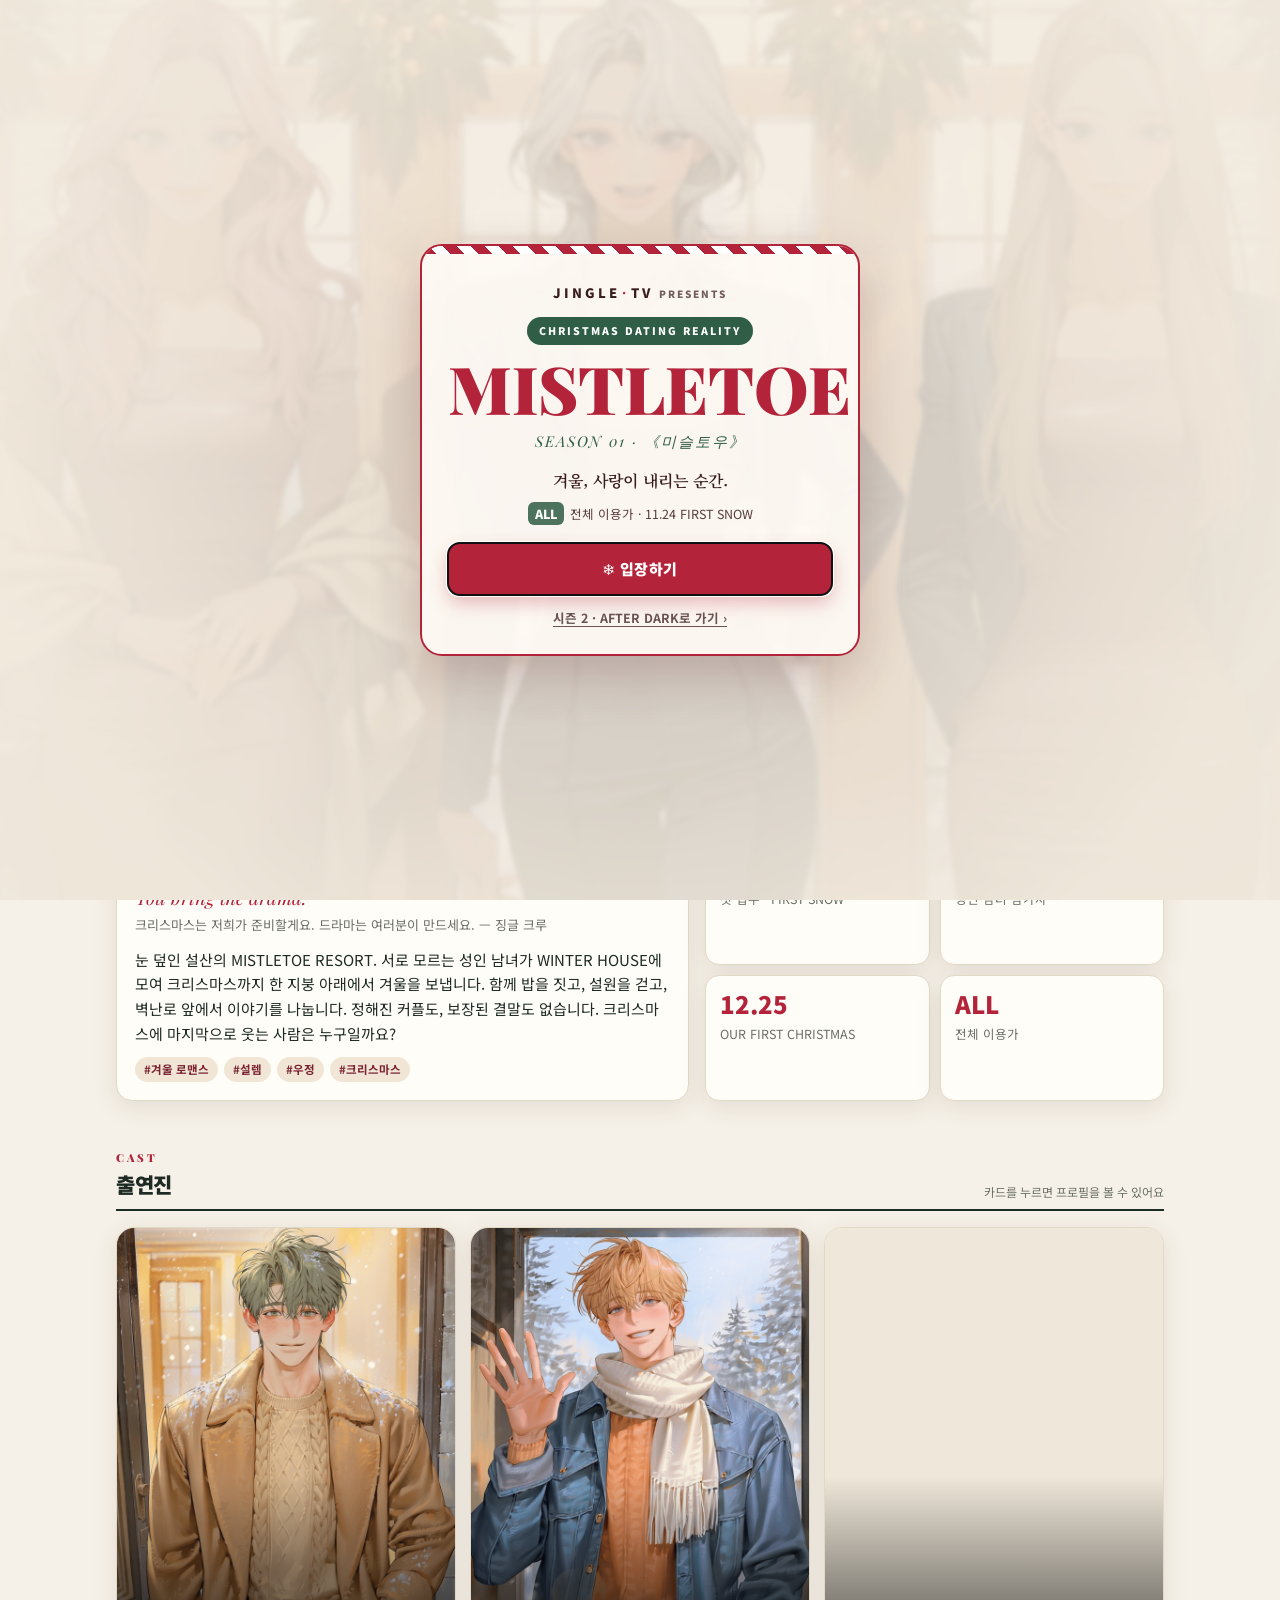
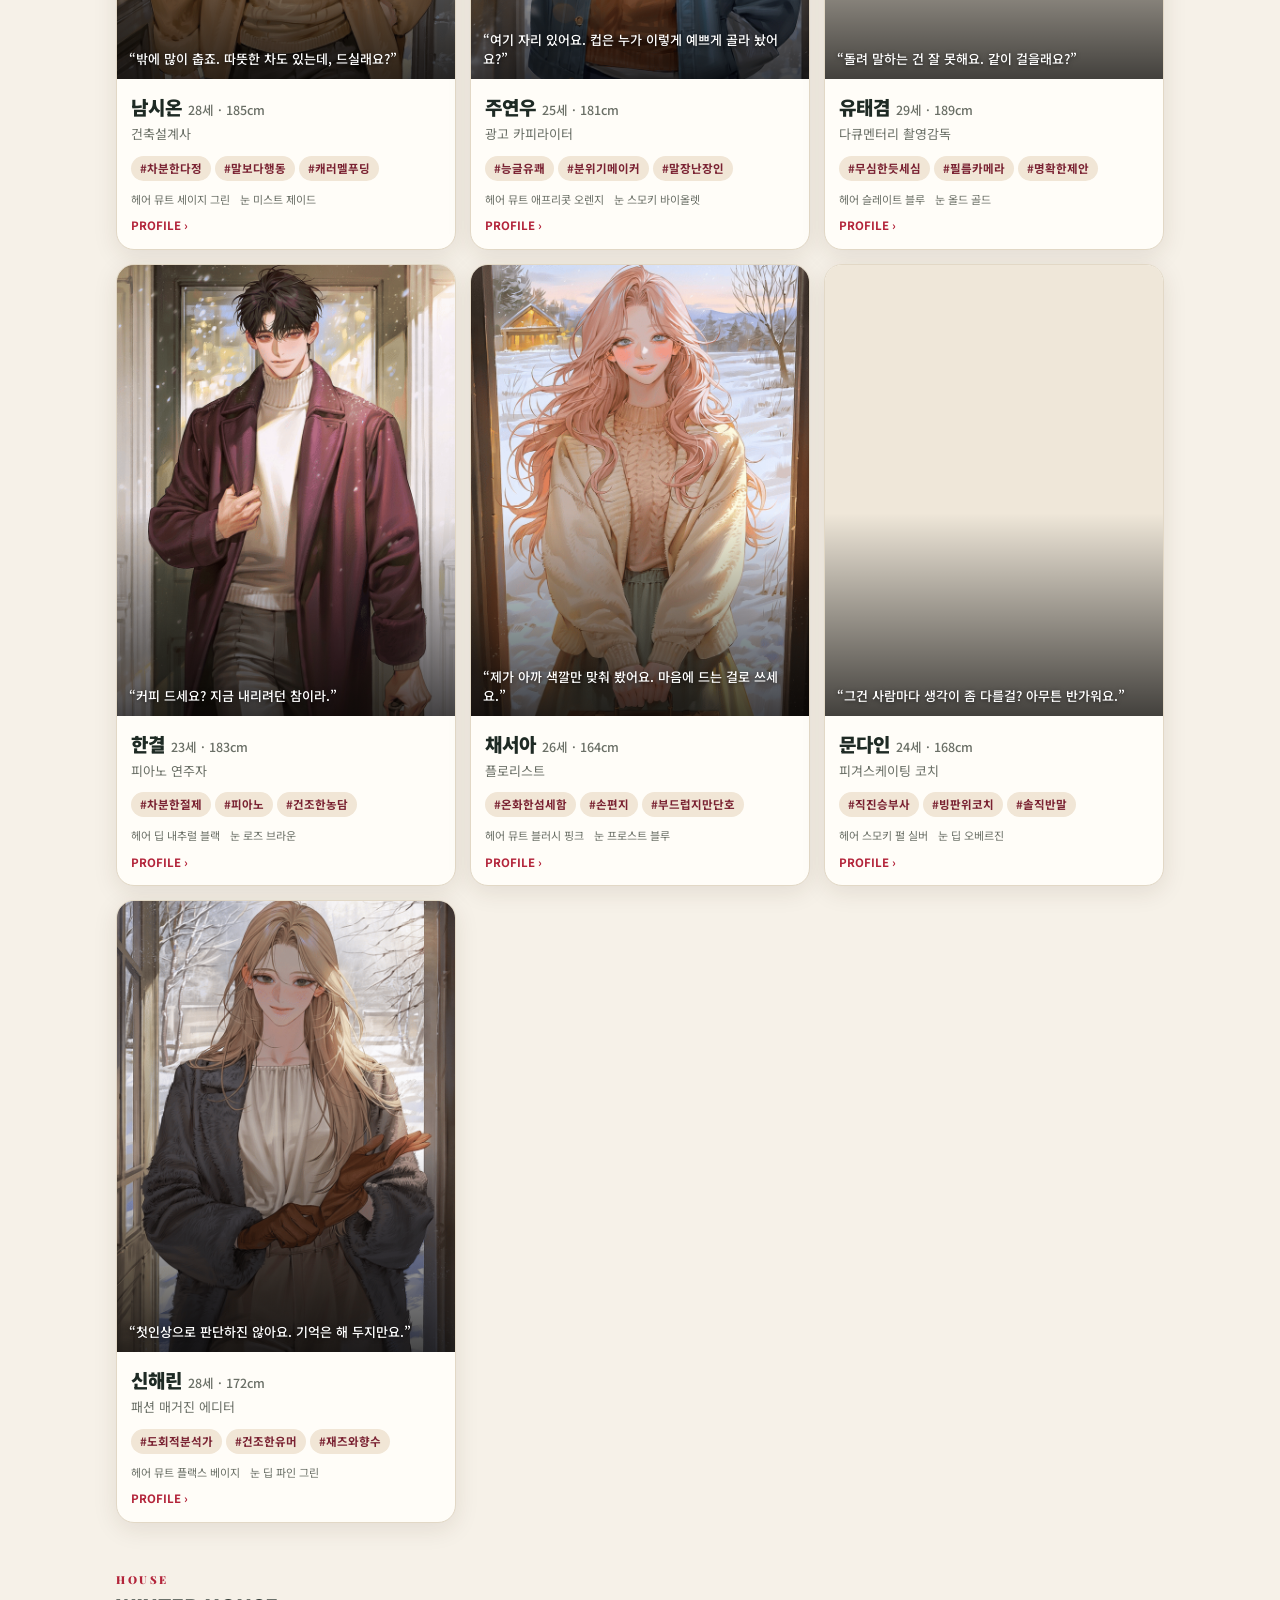
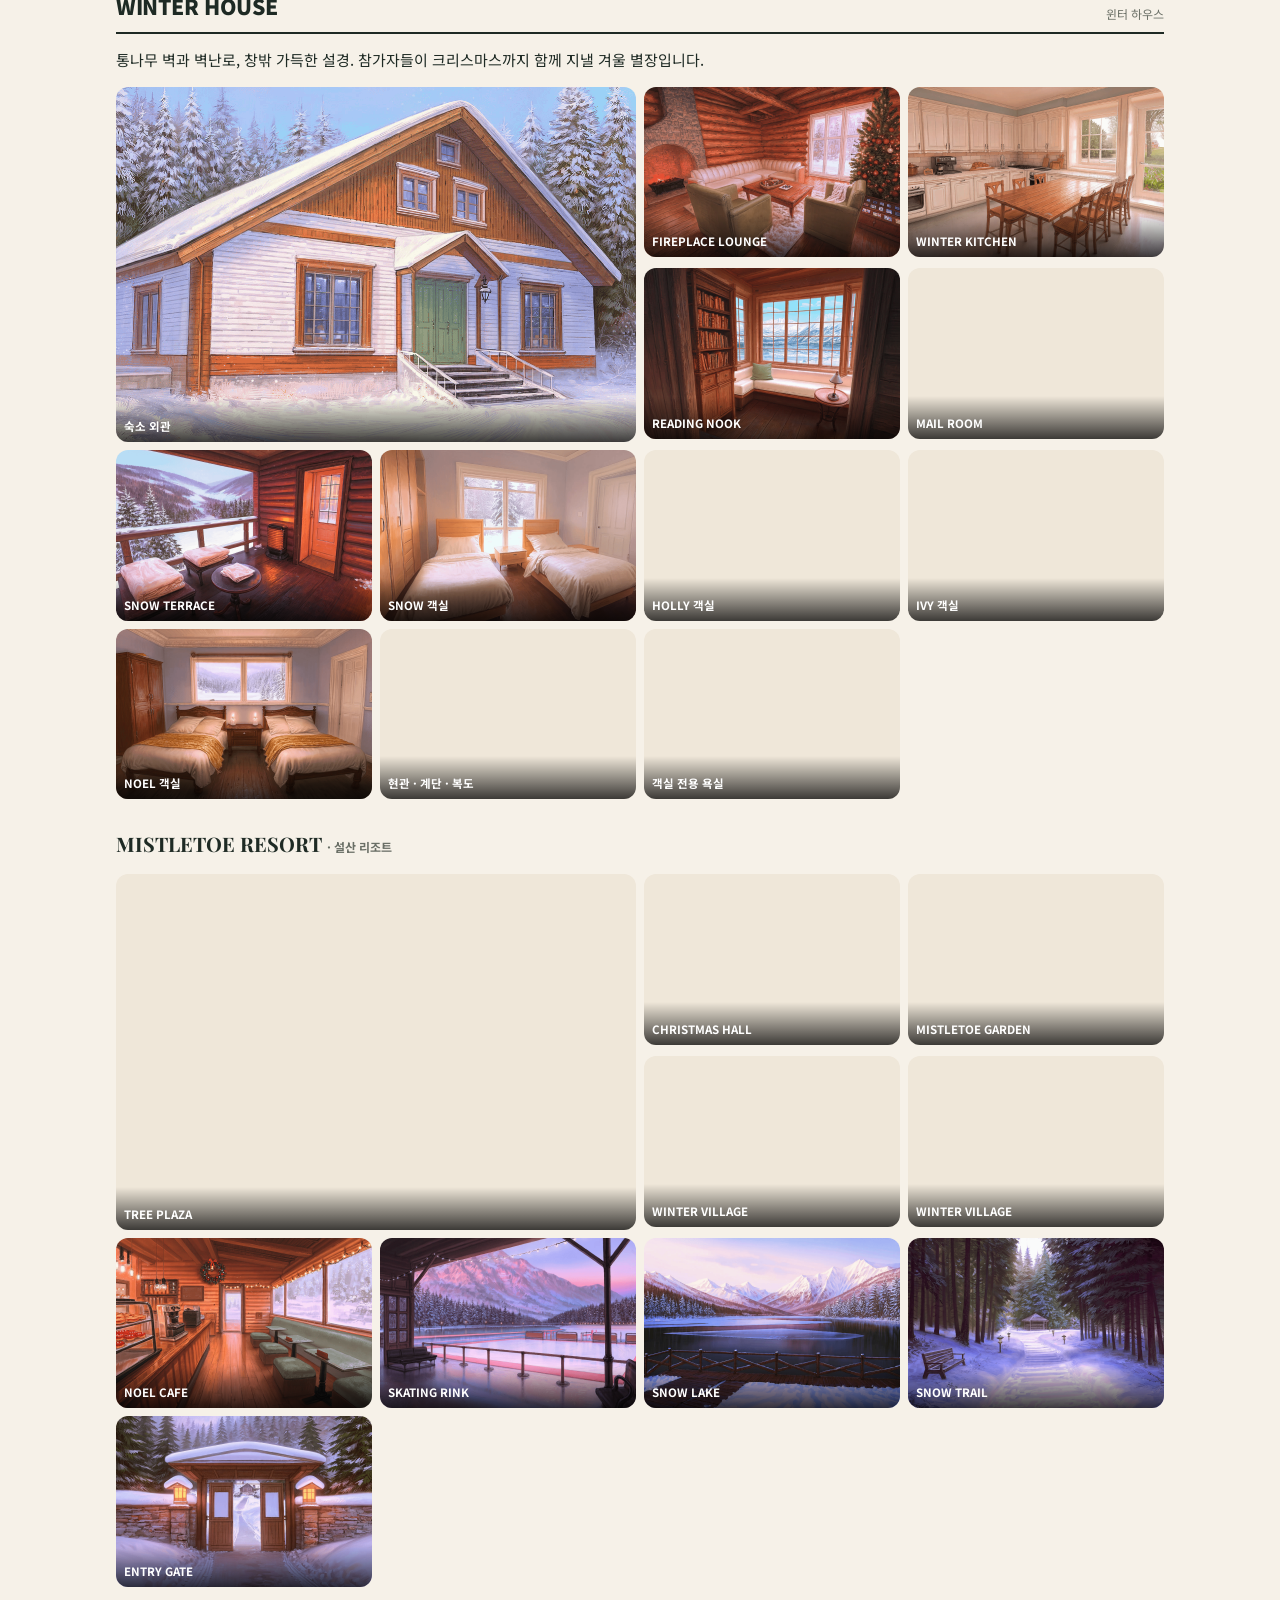
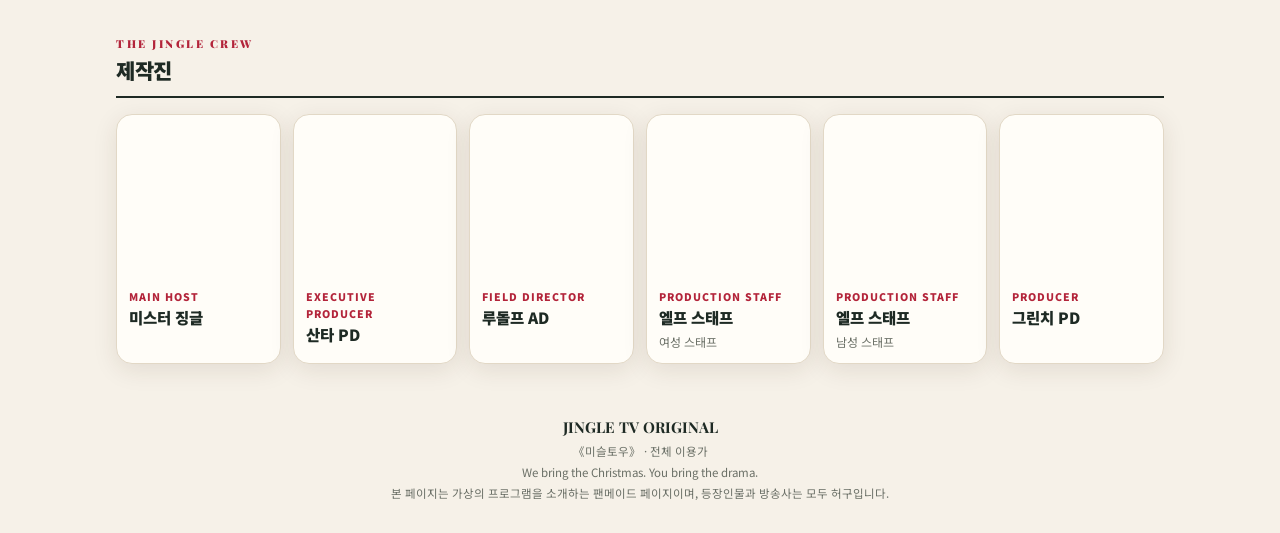
<file: index.html>
<!DOCTYPE html>
<html lang="ko">
<head>
<meta charset="utf-8">
<meta name="viewport" content="width=device-width, initial-scale=1, viewport-fit=cover">
<title>미슬토우 · JINGLE TV</title>
<meta name="description" content="JINGLE TV 오리지널 크리스마스 연애 리얼리티 《미슬토우》 시즌 1 MISTLETOE · 시즌 2 AFTER DARK 프로그램 소개">
<meta property="og:title" content="《미슬토우》 · JINGLE TV ORIGINAL">
<meta property="og:description" content="겨울, 사랑이 내리는 순간. 설산 리조트에서 보내는 크리스마스.">
<meta property="og:image" content="assets/s1-group-1.png">
<link rel="preconnect" href="https://fonts.googleapis.com">
<link rel="preconnect" href="https://fonts.gstatic.com" crossorigin>
<link href="https://fonts.googleapis.com/css2?family=Noto+Sans+KR:wght@400;500;700;900&family=Noto+Serif+KR:wght@600;900&family=Playfair+Display:ital,wght@0,700;0,900;1,700&display=swap" rel="stylesheet">
<style>
/* ── SEASON THEMES ───────────────────────────── */
:root,[data-season="s1"]{
  --bg:#f6f1e8;--bg2:#efe7d9;--card:#fffdf8;--ink:#1e2a24;--sub:#6a6f66;--line:#e2d8c6;
  --acc:#b3243a;--acc2:#2f5d46;--gold:#b8913d;--chip:#f1e6d6;--chipt:#7a2232;
  --bar:#1d2b24;--bart:#f6efe2;--hero1:#2f5d46;--hero2:#7a1d2c;--shadow:0 6px 24px rgba(60,40,20,.10);
  --out:#1d2b24;--outt:#f3ede2;--sel:#b3243a;
  color-scheme:light;
}
[data-season="s2"]{
  --bg:#0e0a0c;--bg2:#160f13;--card:#1b1317;--ink:#f3e9e3;--sub:#ad9ea2;--line:#33242b;
  --acc:#c23a55;--acc2:#d4af6a;--gold:#d4af6a;--chip:#2a1b22;--chipt:#f0c9a4;
  --bar:#060405;--bart:#f3e9e3;--hero1:#2a0e18;--hero2:#4a1430;--shadow:0 6px 28px rgba(0,0,0,.45);
  --out:#060405;--outt:#efe3dc;--sel:#d4af6a;
  color-scheme:dark;
}
*{box-sizing:border-box}
html{scroll-behavior:smooth;scroll-padding-top:112px;-webkit-text-size-adjust:100%}
body{margin:0;background:var(--bg);color:var(--ink);font-family:"Noto Sans KR",system-ui,-apple-system,"Apple SD Gothic Neo",sans-serif;line-height:1.65;transition:background .5s,color .5s;overflow-x:hidden}
img{display:block;max-width:100%}
button{font:inherit;color:inherit}
a{color:inherit}
.wrap{max-width:1080px;margin:0 auto;padding:0 16px}

/* ── TOP BAR ─────────────────────────────────── */
.top{position:sticky;top:0;z-index:50;background:var(--bar);color:var(--bart);transition:background .5s;padding-top:env(safe-area-inset-top,0)}
.bar{display:flex;align-items:center;justify-content:space-between;gap:10px;height:40px;font-size:12px;font-weight:700}
.live{display:flex;align-items:center;gap:7px;letter-spacing:1.5px;color:#ff6b81;font-weight:900}
.live i{width:8px;height:8px;border-radius:50%;background:#ff3355;animation:bl 1.1s infinite}
@keyframes bl{50%{opacity:.2}}
.logo{font-family:"Playfair Display",serif;font-weight:900;font-size:15px;letter-spacing:.5px;white-space:nowrap}
.logo b{color:var(--sel)}
.clk{font-variant-numeric:tabular-nums;opacity:.85;white-space:nowrap}
.status{white-space:nowrap;overflow:hidden;text-overflow:ellipsis}
.seasonbar{display:flex;gap:6px;padding:0 0 8px}
.sbtn{flex:1;display:flex;align-items:center;justify-content:center;gap:8px;border:1px solid rgba(255,255,255,.16);background:rgba(255,255,255,.05);border-radius:10px;padding:7px 8px;cursor:pointer;font-size:12.5px;font-weight:700;color:var(--bart);opacity:.62;transition:.25s;min-width:0}
.sbtn span{white-space:nowrap;overflow:hidden;text-overflow:ellipsis}
.sbtn em{font-style:normal;font-size:10px;font-weight:900;border-radius:4px;padding:1px 5px;flex:none}
.sbtn[data-s="s1"] em{background:#2f8a4f;color:#fff}
.sbtn[data-s="s2"] em{background:#d0021b;color:#fff}
.sbtn.on{opacity:1;background:rgba(255,255,255,.14);border-color:var(--sel)}
.gnb{display:flex;gap:2px;overflow-x:auto;scrollbar-width:none;border-top:1px solid rgba(255,255,255,.08);background:rgba(0,0,0,.18)}
.gnb::-webkit-scrollbar{display:none}
.gnb a{flex:none;text-decoration:none;font-size:13px;font-weight:700;padding:9px 12px;opacity:.78}
.gnb a:hover{opacity:1;color:var(--sel)}
.gnb a.tz{color:var(--sel);opacity:1}

/* ── HERO ────────────────────────────────────── */
.hero{position:relative;margin-top:14px;border-radius:22px;overflow:hidden;min-height:520px;background:linear-gradient(135deg,var(--hero1),var(--hero2));color:#fff;box-shadow:var(--shadow);touch-action:pan-y}
.hero .slide{position:absolute;inset:0;width:100%;height:100%;object-fit:cover;object-position:center 22%;opacity:0;transition:opacity 1.2s ease}
.hero .slide.on{opacity:1}
.hero:after{content:"";position:absolute;inset:0;background:linear-gradient(180deg,rgba(0,0,0,.05) 25%,rgba(0,0,0,.25) 50%,rgba(8,4,6,.92));pointer-events:none}
.snow{position:absolute;inset:0;z-index:1;pointer-events:none;overflow:hidden}
.snow i{position:absolute;top:-10px;width:6px;height:6px;border-radius:50%;background:#fff;opacity:.8;animation:fall linear infinite}
[data-season="s2"] .snow i{background:#f2c46b;width:3px;height:3px;opacity:.7;box-shadow:0 0 6px #f2c46b}
@keyframes fall{to{transform:translate3d(30px,560px,0)}}
.hin{position:absolute;left:0;right:0;bottom:0;z-index:2;padding:24px 22px 22px}
.eyebrow{font-size:11px;font-weight:900;letter-spacing:2px;color:#ffd9a8;text-transform:uppercase}
.htitle{margin:6px 0 2px;font-family:"Playfair Display",serif;font-size:clamp(40px,8vw,72px);line-height:1;font-weight:900;letter-spacing:-.5px}
.htitle small{display:block;font-size:.34em;letter-spacing:4px;font-style:italic;color:#ffd9a8;margin-top:8px}
.hko{font-family:"Noto Serif KR",serif;font-weight:900;font-size:20px;margin-top:6px}
.hhook{font-size:15px;opacity:.92;margin:6px 0 12px}
.badges{display:flex;flex-wrap:wrap;gap:6px;margin-bottom:12px}
.badges span{font-size:11.5px;font-weight:700;padding:3px 9px;border-radius:20px;background:rgba(255,255,255,.16);backdrop-filter:blur(6px);border:1px solid rgba(255,255,255,.2)}
.badges .rate{background:#2f8a4f;border:0}
[data-season="s2"] .badges .rate{background:#d0021b}
.cap{display:inline-block;background:rgba(0,0,0,.66);border-radius:8px;padding:7px 12px;font-size:14px;font-weight:700;min-height:36px;transition:opacity .3s}
.harrow{position:absolute;top:30%;z-index:3;width:40px;height:40px;border-radius:50%;border:0;background:rgba(0,0,0,.38);color:#fff;font-size:18px;cursor:pointer;backdrop-filter:blur(4px)}
.harrow.l{left:10px}.harrow.r{right:10px}
.hdots{position:absolute;top:14px;right:16px;z-index:3;display:flex;gap:6px}
.hdots i{width:7px;height:7px;border-radius:50%;background:rgba(255,255,255,.45)}
.hdots i.on{background:#fff;width:20px;border-radius:5px}
.htag{position:absolute;top:14px;left:16px;z-index:3;font-size:11px;font-weight:900;letter-spacing:1.5px;background:var(--acc);padding:4px 9px;border-radius:6px}

.ticker{margin:12px 0 0;background:var(--card);border:1px solid var(--line);border-radius:12px;padding:9px 13px;font-size:13px;display:flex;gap:10px;align-items:center;overflow:hidden}
.ticker b{flex:none;background:var(--acc);color:#fff;border-radius:6px;padding:2px 8px;font-size:11px}
.ticker span{white-space:nowrap;overflow:hidden;text-overflow:ellipsis;color:var(--sub);transition:opacity .3s}

/* ── SECTIONS ────────────────────────────────── */
section{padding-top:8px}
.sh{display:flex;align-items:flex-end;justify-content:space-between;gap:10px;margin:40px 0 4px;border-bottom:2px solid var(--ink);padding-bottom:8px}
.sh h2{margin:0;font-size:21px;font-weight:900;letter-spacing:-.3px}
.sh h2 small{display:block;font-family:"Playfair Display",serif;font-size:11px;letter-spacing:2.5px;color:var(--acc);font-weight:900;text-transform:uppercase}
.sh .hint{font-size:12px;color:var(--sub);text-align:right}
.lead{font-size:15px;margin:14px 0}
.fade{animation:fd .45s ease}
@keyframes fd{from{opacity:0;transform:translateY(8px)}}

.intro{display:grid;grid-template-columns:1.25fr 1fr;gap:16px;margin-top:16px}
.panel{background:var(--card);border:1px solid var(--line);border-radius:16px;padding:18px;box-shadow:var(--shadow)}
.slogan{font-family:"Playfair Display",serif;font-style:italic;font-size:19px;color:var(--acc);margin:0 0 4px;line-height:1.35}
.slogan+p{margin:0 0 12px;color:var(--sub);font-size:13px}
.stats{display:grid;grid-template-columns:1fr 1fr;gap:10px}
.stat{background:var(--card);border:1px solid var(--line);border-radius:14px;padding:14px;box-shadow:var(--shadow)}
.stat b{display:block;font-size:24px;font-weight:900;color:var(--acc);line-height:1.2}
.stat span{font-size:12.5px;color:var(--sub)}
.kw{display:flex;flex-wrap:wrap;gap:6px;margin-top:10px}
.tg{display:inline-block;padding:3px 9px;border-radius:20px;background:var(--chip);color:var(--chipt);font-size:11.5px;font-weight:700}

.routes{display:grid;grid-template-columns:1fr 1fr;gap:14px;margin-top:16px}
.route{position:relative;background:var(--card);border:1px solid var(--line);border-radius:16px;padding:18px;box-shadow:var(--shadow);overflow:hidden}
.route .no{font-family:"Playfair Display",serif;font-size:11px;letter-spacing:2px;font-weight:900;color:var(--acc)}
.route h3{margin:2px 0 2px;font-family:"Noto Serif KR",serif;font-size:19px}
.route .when{font-size:12.5px;font-weight:700;color:var(--acc2)}
.route p{font-size:13.5px;color:var(--sub);margin:8px 0}
.scene{background:var(--bg2);border-radius:10px;padding:11px 12px;font-size:13px;margin-top:8px}
.scene q{display:block;quotes:none;margin:2px 0}
.scene q b{color:var(--acc)}

/* cast */
.cast{display:grid;grid-template-columns:repeat(3,1fr);gap:14px;margin-top:16px}
.cc{position:relative;background:var(--card);border:1px solid var(--line);border-radius:18px;overflow:hidden;cursor:pointer;box-shadow:var(--shadow);transition:transform .25s,box-shadow .25s;text-align:left;padding:0;display:flex;flex-direction:column;justify-content:flex-start;align-items:stretch}
.cc:hover{transform:translateY(-4px)}
.cc .im{aspect-ratio:3/4;overflow:hidden;background:var(--bg2);position:relative;width:100%;flex:none}
.cc img{width:100%;height:100%;object-fit:cover;object-position:center 18%;transition:transform .6s;display:block}
.cc:hover img{transform:scale(1.05)}
.cc .im:after{content:"";position:absolute;inset:auto 0 0 0;height:45%;background:linear-gradient(180deg,transparent,rgba(0,0,0,.72))}
.cc .quote{position:absolute;left:12px;right:12px;bottom:10px;z-index:2;color:#fff;font-size:13px;font-weight:500;line-height:1.45;text-shadow:0 1px 4px rgba(0,0,0,.6)}
.cc .badge{position:absolute;top:10px;left:10px;z-index:2;font-size:10.5px;font-weight:900;letter-spacing:1px;background:var(--acc);color:#fff;padding:3px 8px;border-radius:6px}
.cc .tx{padding:12px 14px 14px}
.nm{font-size:19px;font-weight:900;display:flex;align-items:baseline;gap:6px;flex-wrap:wrap}
.nm small{font-size:12.5px;color:var(--sub);font-weight:500}
.rl{font-size:13px;color:var(--sub);margin:1px 0 8px}
.sw{display:flex;gap:10px;margin-top:9px;font-size:11px;color:var(--sub);flex-wrap:wrap}
.sw span{display:flex;align-items:center;gap:5px}
.sw i{width:13px;height:13px;border-radius:50%;border:1px solid rgba(0,0,0,.15);display:inline-block}
.more{font-size:11.5px;font-weight:700;color:var(--acc);margin-top:8px}

/* stills rail */
.rail{display:flex;gap:12px;overflow-x:auto;padding:16px 2px 14px;scroll-snap-type:x mandatory;-webkit-overflow-scrolling:touch}
.rail::-webkit-scrollbar{height:6px}.rail::-webkit-scrollbar-thumb{background:var(--line);border-radius:6px}
.still{flex:0 0 240px;scroll-snap-align:start;background:#1b1a22;border-radius:16px;padding:7px;cursor:pointer;border:0;text-align:left}
.still .im{aspect-ratio:3/4;border-radius:11px;overflow:hidden}
.still img{width:100%;height:100%;object-fit:cover;object-position:center 20%}
.still .lb{display:flex;justify-content:space-between;gap:6px;padding:8px 5px 3px;color:#fff;font-size:12px;font-weight:700}
.still .lb i{font-style:normal;color:#ff8a9e;font-size:10px;white-space:nowrap}

/* schedule */
.days{display:grid;grid-template-columns:repeat(8,1fr);gap:6px;margin-top:16px}
.day{border:1px solid var(--line);background:var(--card);border-radius:12px;padding:8px 4px;cursor:pointer;text-align:center;transition:.2s}
.day b{display:block;font-size:11px;letter-spacing:1px;color:var(--sub)}
.day span{display:block;font-size:15px;font-weight:900}
.day.on{background:var(--acc);border-color:var(--acc);color:#fff}
.day.on b{color:rgba(255,255,255,.8)}
.dayview{margin-top:12px;background:var(--card);border:1px solid var(--line);border-radius:16px;padding:18px;box-shadow:var(--shadow)}
.dayview h3{margin:0;font-family:"Playfair Display",serif;font-size:26px;line-height:1.15}
.dayview h3 small{display:block;font-family:"Noto Sans KR",sans-serif;font-size:12px;color:var(--sub);font-weight:700;letter-spacing:1px}
.dayview .ko{font-size:14px;color:var(--sub);margin:2px 0 12px}
.tl{list-style:none;margin:0;padding:0;border-left:2px solid var(--line);margin-left:6px}
.tl li{position:relative;padding:6px 0 6px 18px;font-size:14px}
.tl li:before{content:"";position:absolute;left:-7px;top:13px;width:12px;height:12px;border-radius:50%;background:var(--card);border:2px solid var(--acc)}
.tl li.hi:before{background:var(--acc)}
.tl time{font-weight:900;font-variant-numeric:tabular-nums;margin-right:8px;color:var(--acc)}
.note{font-size:12px;color:var(--sub);margin:10px 0 0}

/* signature */
.sig{display:grid;grid-template-columns:repeat(auto-fill,minmax(230px,1fr));gap:12px;margin-top:16px}
.sg{background:var(--card);border:1px solid var(--line);border-radius:16px;padding:16px;box-shadow:var(--shadow);position:relative;overflow:hidden}
.sg .ic{font-size:24px}
.sg h4{margin:4px 0 2px;font-family:"Playfair Display",serif;font-size:17px;letter-spacing:.3px}
.sg .k{font-size:12px;color:var(--acc);font-weight:700}
.sg p{font-size:13px;color:var(--sub);margin:6px 0 0}

/* privileges / cards */
.tiers{display:grid;grid-template-columns:repeat(auto-fill,minmax(180px,1fr));gap:12px;margin-top:16px}
.ticket{border-radius:16px;padding:16px;color:#fff;position:relative;overflow:hidden;min-height:150px;box-shadow:var(--shadow)}
.ticket:after{content:"";position:absolute;right:-30px;top:-30px;width:110px;height:110px;border-radius:50%;background:rgba(255,255,255,.12)}
.ticket .gr{font-family:"Playfair Display",serif;font-size:30px;font-weight:900;line-height:1}
.ticket .nmx{font-size:12px;font-weight:900;letter-spacing:1.5px;margin-top:4px;opacity:.9}
.ticket p{font-size:12.5px;margin:10px 0 0;opacity:.92}
.ticket .lim{display:inline-block;margin-top:8px;font-size:11px;font-weight:700;background:rgba(0,0,0,.25);border-radius:6px;padding:2px 7px}
.rules{margin-top:12px;display:grid;grid-template-columns:repeat(3,1fr);gap:10px}
.rule{background:var(--card);border:1px solid var(--line);border-radius:14px;padding:13px}
.rule b{font-size:11px;letter-spacing:1px;color:var(--acc)}
.rule h5{margin:2px 0;font-size:15px}
.rule p{margin:0;font-size:12.5px;color:var(--sub)}

/* house */
.house{display:grid;grid-template-columns:1.1fr 1fr;gap:14px;margin-top:16px}
.floor{background:var(--card);border:1px solid var(--line);border-radius:16px;padding:16px;box-shadow:var(--shadow)}
.floor h4{margin:0 0 8px;font-size:13px;letter-spacing:1.5px;color:var(--acc)}
.rooms{display:grid;grid-template-columns:1fr 1fr;gap:8px}
.room{border-radius:12px;padding:12px;color:#fff;font-weight:900;font-family:"Playfair Display",serif;font-size:18px;position:relative;min-height:70px}
.room small{display:block;font-family:"Noto Sans KR",sans-serif;font-size:11px;font-weight:500;opacity:.85}
.fl{list-style:none;padding:0;margin:0}
.fl li{display:flex;justify-content:space-between;gap:10px;padding:7px 0;border-bottom:1px dashed var(--line);font-size:13.5px}
.fl li:last-child{border:0}
.fl li span:last-child{color:var(--sub);font-size:12px;white-space:nowrap}
.grid-ph{display:grid;grid-template-columns:repeat(4,1fr);gap:8px;margin-top:14px}
.ph{position:relative;border-radius:12px;overflow:hidden;aspect-ratio:3/2;cursor:pointer;border:0;padding:0;background:var(--bg2)}
.ph img{width:100%;height:100%;object-fit:cover;transition:transform .5s}
.ph:hover img{transform:scale(1.06)}
.ph span{position:absolute;left:0;right:0;bottom:0;padding:18px 8px 6px;font-size:11.5px;font-weight:700;color:#fff;background:linear-gradient(180deg,transparent,rgba(0,0,0,.75));text-align:left}
.ph.wide{grid-column:span 2;grid-row:span 2;aspect-ratio:auto}

/* crew */
.crew{display:grid;grid-template-columns:repeat(6,1fr);gap:12px;margin-top:16px}
.cr{background:var(--card);border:1px solid var(--line);border-radius:16px;overflow:hidden;cursor:pointer;padding:0;text-align:left;box-shadow:var(--shadow);display:flex;flex-direction:column;justify-content:flex-start;align-items:stretch}
.cr .im{aspect-ratio:1/1;overflow:hidden;width:100%;flex:none}
.cr img{width:100%;height:100%;object-fit:cover;object-position:center 15%;display:block}
.cr .tx{padding:10px 12px 12px}
.cr .ro{font-size:10.5px;font-weight:900;letter-spacing:1px;color:var(--acc)}
.cr .n{font-size:15.5px;font-weight:900}
.cr p{margin:3px 0 0;font-size:12px;color:var(--sub);line-height:1.5}

/* command demo */
.cmd{background:var(--card);border:1px solid var(--line);border-radius:16px;padding:14px;margin-top:16px;box-shadow:var(--shadow)}
.btns{display:flex;flex-wrap:wrap;gap:6px}
.btns button{border:0;border-radius:20px;padding:6px 12px;background:var(--chip);color:var(--chipt);font-size:12.5px;font-weight:700;cursor:pointer}
.btns button.on{background:var(--acc);color:#fff}
.btns button i{font-style:normal;font-size:10px;opacity:.75;margin-left:4px}
.desc{font-size:12.5px;color:var(--sub);margin:10px 0 0}
.out{margin-top:10px;background:var(--out);color:var(--outt);border-radius:12px;padding:14px;font-size:13px;white-space:pre-wrap;font-family:"Noto Sans KR",ui-monospace,monospace;line-height:1.7;min-height:120px;max-height:380px;overflow:auto}
.out em{display:block;color:#ff8a9e;font-style:normal;font-size:11px;margin-bottom:6px;letter-spacing:1px}

/* live log */
.lg div{display:flex;gap:9px;font-size:13px;padding:8px 0;border-bottom:1px dashed var(--line);animation:fd .5s}
.lg div:last-child{border:0}
.lg time{flex:none;color:var(--sub);font-variant-numeric:tabular-nums}
.lg b{flex:none;font-size:10.5px;border-radius:6px;padding:0 7px;height:20px;line-height:20px;background:var(--chip);color:var(--chipt)}
.lg b.f{background:var(--acc);color:#fff}

/* guide */
.guide{display:grid;grid-template-columns:1fr 1fr;gap:14px;margin-top:16px}
.guide ul{margin:6px 0 0;padding-left:18px;font-size:13.5px}
.guide li{margin:4px 0}
.guide h4{margin:0;font-size:15px}

.ft{text-align:center;font-size:11.5px;color:var(--sub);margin:50px 0 30px;line-height:1.8}
.ft b{font-family:"Playfair Display",serif;font-size:15px;color:var(--ink)}

/* ── MODAL / LIGHTBOX ───────────────────────── */
.modal{position:fixed;inset:0;z-index:100;background:rgba(0,0,0,.72);display:none;align-items:flex-start;justify-content:center;overflow-y:auto;padding:30px 12px;backdrop-filter:blur(4px)}
.modal.on{display:flex}
.mbox{position:relative;width:100%;max-width:880px;background:var(--card);color:var(--ink);border-radius:20px;overflow:hidden;animation:fd .35s}
.mx{position:absolute;top:10px;right:10px;z-index:3;width:36px;height:36px;border-radius:50%;border:0;background:rgba(0,0,0,.5);color:#fff;font-size:18px;cursor:pointer}
.mtop{display:grid;grid-template-columns:340px 1fr;align-items:stretch}.mtop .im{position:relative;min-height:460px;background:var(--bg2);overflow:hidden}.mtop .im img{position:absolute;inset:0;width:100%;height:100%;object-fit:cover;object-position:center 15%}.mtop .im:after{content:"";position:absolute;inset:auto 0 0 0;height:38%;background:linear-gradient(180deg,transparent,rgba(0,0,0,.55));pointer-events:none}.mtag{position:absolute;top:12px;left:12px;z-index:2;font-size:10.5px;font-weight:900;letter-spacing:1.5px;color:#fff;background:var(--acc);border-radius:6px;padding:3px 9px}.mstripe{position:absolute;left:0;right:0;bottom:0;height:6px;display:flex;z-index:2}.mstripe i{flex:1}.mtx{padding:22px 22px 24px;background:radial-gradient(circle at 100% 0,color-mix(in srgb,var(--acc) 16%,transparent),transparent 55%)}
.mtx .nm{font-size:26px}
.prof{display:grid;grid-template-columns:72px 1fr;gap:4px 10px;font-size:13px;margin:12px 0 0}
.prof dt{color:var(--sub);font-weight:700}
.prof dd{margin:0}
.mgal{padding:4px 20px 22px}
.mgal h5{margin:8px 0 8px;font-size:12px;letter-spacing:1.5px;color:var(--acc)}
.mgrid{display:grid;grid-template-columns:repeat(5,1fr);gap:8px}
.mgrid button{border:0;padding:0;border-radius:10px;overflow:hidden;aspect-ratio:3/4;cursor:pointer;position:relative;background:var(--bg2)}
.mgrid img{width:100%;height:100%;object-fit:cover;object-position:center 20%}
.mgrid span{position:absolute;left:0;right:0;bottom:0;font-size:10.5px;color:#fff;padding:12px 5px 4px;background:linear-gradient(180deg,transparent,rgba(0,0,0,.8));font-weight:700}
.viewer{position:fixed;inset:0;z-index:120;background:rgba(0,0,0,.94);display:none;align-items:center;justify-content:center;flex-direction:column;padding:16px}
.viewer.on{display:flex}
.viewer img{max-width:100%;max-height:82vh;border-radius:10px;object-fit:contain}
.viewer .lbc{color:#fff;font-size:13px;margin-top:10px;font-weight:700;text-align:center}
.viewer button{position:absolute;border:0;background:rgba(255,255,255,.12);color:#fff;width:44px;height:44px;border-radius:50%;font-size:20px;cursor:pointer}
.viewer .p{left:12px;top:50%}.viewer .n{right:12px;top:50%}.viewer .x{right:12px;top:12px}

.gate{position:fixed;inset:0;z-index:140;background:rgba(6,3,5,.9);display:none;align-items:center;justify-content:center;padding:16px}
.gate.on{display:flex}
.gbox{max-width:380px;width:100%;background:#160f13;color:#f3e9e3;border:1px solid #3a2730;border-radius:18px;padding:24px;text-align:center}
.g19{width:64px;height:64px;border-radius:50%;border:4px solid #d0021b;color:#d0021b;font-weight:900;font-size:24px;display:flex;align-items:center;justify-content:center;margin:0 auto 12px}
.gbox p{font-size:13.5px;color:#c9b8bd;margin:8px 0 16px}
.gbox button{border:0;border-radius:10px;padding:10px 16px;font-weight:900;cursor:pointer;margin:3px}
.gbox .ok{background:#c23a55;color:#fff}.gbox .no{background:#2a1b22;color:#f0c9a4}

@media (max-width:860px){
  .intro,.routes,.house,.guide{grid-template-columns:1fr}
  .cast{grid-template-columns:repeat(2,1fr)}
  .crew{grid-template-columns:repeat(3,1fr)}
  .days{grid-template-columns:repeat(4,1fr)}
  .rules{grid-template-columns:1fr}
  .grid-ph{grid-template-columns:repeat(2,1fr)}
  .mtop{grid-template-columns:1fr}
  .mtop .im{min-height:0;height:min(70vh,540px)}
  .mgrid{grid-template-columns:repeat(3,1fr)}
}
@media (max-width:520px){
  .hero{min-height:560px}
  .hero:before{content:"← 밀어서 시즌 전환 →";position:absolute;top:44px;left:0;right:0;z-index:3;text-align:center;font-size:10.5px;font-weight:700;letter-spacing:1px;color:rgba(255,255,255,.75)}
  .hin{padding:18px 16px}
  .harrow{display:none}
  .cast{gap:10px}
  .cc .quote{display:none}
  .nm{font-size:17px}
  .crew{grid-template-columns:repeat(2,1fr)}
  .still{flex-basis:200px}
  .status{display:none}
  .sh .hint{display:none}
  .stat b{font-size:20px}
}
/* ── INTRO (season splash) ── */
.splash{position:fixed;inset:0;z-index:150;display:none;align-items:center;justify-content:center;padding:20px 16px;overflow:hidden;text-align:center}
.splash.on{display:flex;animation:fd .45s}
.ibg{position:absolute;inset:-24px;background-size:cover;background-position:center 22%;transform:scale(1.04)}
.ibg:after{content:"";position:absolute;inset:0}
.ifx{position:absolute;inset:0;pointer-events:none;overflow:hidden}
.ifx i{position:absolute;top:-10px;border-radius:50%;animation:ifall linear infinite}
@keyframes ifall{to{transform:translate3d(40px,105vh,0)}}
.ibox{position:relative;z-index:2;max-width:440px;width:100%;padding:36px 26px 24px;border-radius:22px;overflow:hidden}
.ibox:before{content:"";position:absolute;left:0;right:0;top:0;height:8px}
.ilogo{font-weight:900;letter-spacing:3px;font-size:13px}.ilogo b{margin:0 2px}.ilogo span{font-size:10px;letter-spacing:2px;opacity:.7;margin-left:6px}
.iribbon{display:inline-block;font-size:10.5px;font-weight:900;letter-spacing:2px;padding:5px 12px;border-radius:99px;margin-top:14px}
.ititle{font-family:'Playfair Display',serif;font-weight:900;font-size:clamp(42px,12vw,66px);line-height:1;margin:10px 0 0}
.isub{font-family:'Playfair Display',serif;font-style:italic;font-size:15px;letter-spacing:2px;margin-top:8px}
.ihook{font-family:'Noto Serif KR',serif;font-weight:600;font-size:16px;margin:14px 0 10px}
.imeta{font-size:12.5px;opacity:.85;margin-bottom:18px}.imeta em{font-style:normal;font-weight:900;border-radius:6px;padding:2px 7px;margin-right:6px;color:#fff}
.iwarn{font-size:13px;line-height:1.75;margin:0 0 18px}
.ienter{display:block;width:100%;border:0;border-radius:12px;padding:14px;font-weight:900;font-size:15px;cursor:pointer;color:#fff;letter-spacing:.5px}
.iswap{margin-top:12px;background:none;border:0;font-size:12.5px;font-weight:700;cursor:pointer;opacity:.75;color:inherit;text-decoration:underline;text-underline-offset:3px}
.iswap:hover{opacity:1}
.splash .g19{margin:14px auto 0}
/* S1: cream, holly red, pine */
.splash[data-k="s1"]{background:#f4ecdf;color:#3a1d1d}
.splash[data-k="s1"] .ibg{opacity:.42;filter:blur(2px) saturate(.85)}
.splash[data-k="s1"] .ibg:after{background:radial-gradient(circle at 50% 45%,rgba(250,244,234,.35),rgba(244,236,223,.92) 75%)}
.splash[data-k="s1"] .ifx i{background:#fff;box-shadow:0 0 4px rgba(150,170,190,.6)}
.splash[data-k="s1"] .ibox{background:rgba(255,251,245,.9);border:2px solid #b3243a;box-shadow:0 20px 50px rgba(90,30,30,.22)}
.splash[data-k="s1"] .ibox:before{background:repeating-linear-gradient(45deg,#b3243a 0 10px,#fff 10px 20px)}
.splash[data-k="s1"] .ilogo b{color:#b3243a}
.splash[data-k="s1"] .iribbon{background:#2f5d46;color:#fff}
.splash[data-k="s1"] .ititle{color:#b3243a}
.splash[data-k="s1"] .isub{color:#2f5d46}
.splash[data-k="s1"] .imeta em{background:#2f5d46}
.splash[data-k="s1"] .ienter{background:#b3243a;box-shadow:0 8px 18px rgba(179,36,58,.3)}
/* S2: black, wine, gold */
.splash[data-k="s2"]{background:#0b0608;color:#f3e6da}
.splash[data-k="s2"] .ibg{opacity:.38;filter:blur(1px) saturate(1.1)}
.splash[data-k="s2"] .ibg:after{background:radial-gradient(circle at 50% 40%,rgba(90,15,34,.35),rgba(11,6,8,.95) 72%)}
.splash[data-k="s2"] .ifx i{background:#f2c46b;box-shadow:0 0 8px #f2c46b}
.splash[data-k="s2"] .ibox{background:rgba(22,11,15,.82);border:1px solid #5a2a38;box-shadow:0 20px 60px rgba(0,0,0,.6);backdrop-filter:blur(6px)}
.splash[data-k="s2"] .ibox:before{height:3px;background:linear-gradient(90deg,transparent,#d4af6a,transparent)}
.splash[data-k="s2"] .ilogo b{color:#d4af6a}
.splash[data-k="s2"] .ititle{background:linear-gradient(180deg,#f6e2b3,#c9963f);-webkit-background-clip:text;background-clip:text;color:transparent}
.splash[data-k="s2"] .isub{color:#d4af6a}
.splash[data-k="s2"] .iwarn{color:#c9b8bd}.splash[data-k="s2"] .iwarn b{color:#f0c9a4}
.splash[data-k="s2"] .ienter{background:linear-gradient(135deg,#c23a55,#7a1430);box-shadow:0 8px 22px rgba(194,58,85,.35)}
.splash[data-k="s2"] .iswap{color:#f0c9a4}
/* crew popup: full-bleed photo card */
.mbox.crewbox{max-width:420px}
.mcrew{position:relative;aspect-ratio:832/1216;max-height:86vh;margin:0 auto;background:var(--bg2)}
.mcrew img{position:absolute;inset:0;width:100%;height:100%;object-fit:cover;object-position:center 15%}
.mcrew:after{content:"";position:absolute;left:0;right:0;bottom:0;height:42%;background:linear-gradient(180deg,transparent,rgba(0,0,0,.82))}
.mcrew .cap2{position:absolute;left:0;right:0;bottom:0;z-index:2;padding:18px 20px 20px;color:#fff;text-align:left}
.mcrew .cap2 .ro{font-size:11px;font-weight:900;letter-spacing:2px;color:#f2c46b}
.mcrew .cap2 .n{font-size:26px;font-weight:900;margin-top:2px}
.mcrew .cap2 .s{font-size:13px;opacity:.85}
@media (prefers-reduced-motion:reduce){*{animation:none!important;transition:none!important}}
</style>
</head>
<body data-season="s1">

<header class="top">
  <div class="wrap">
    <div class="bar">
      <span class="live"><i></i>ON AIR</span>
      <span class="logo">JINGLE<b>·</b>TV</span>
      <span class="status" id="airStatus">—</span>
      <span class="clk" id="clk">--:--:--</span>
    </div>
    <div class="seasonbar" role="tablist" aria-label="시즌 선택">
      <button class="sbtn" data-s="s1" role="tab"><em>ALL</em><span>SEASON 1 · MISTLETOE</span></button>
      <button class="sbtn" data-s="s2" role="tab"><em>19</em><span>SEASON 2 · AFTER DARK</span></button>
    </div>
  </div>
  <nav class="gnb wrap" aria-label="섹션 이동">
    <a href="#about">프로그램 소개</a><a href="#cast">출연진</a><a href="#house">숙소</a><a href="#crew">제작진</a><a href="teaser.html" class="tz">▶ 티저</a>
  </nav>
</header>

<main class="wrap" id="main">
  <div class="hero" id="hero">
    <div class="snow" id="snow"></div>
    <span class="htag" id="htag">JINGLE TV ORIGINAL</span>
    <div class="hdots" id="hdots"></div>
    <button class="harrow l" id="prevS" aria-label="이전 사진">‹</button>
    <button class="harrow r" id="nextS" aria-label="다음 사진">›</button>
    <div class="hin">
      <div class="eyebrow" id="heyebrow"></div>
      <div class="htitle" id="htitle"></div>
      <div class="hko" id="hko"></div>
      <div class="hhook" id="hhook"></div>
      <div class="badges" id="hbadges"></div>
      <div class="cap" id="cap"></div>
    </div>
  </div>
  <div class="ticker"><b>실시간 반응</b><span id="tk"></span></div>

  <div id="content"></div>

  <footer class="ft" id="footer"></footer>
</main>

<div class="modal" id="modal" aria-modal="true" role="dialog"><div class="mbox" id="mbox"></div></div>
<div class="viewer" id="lb" role="dialog" aria-modal="true">
  <button class="x" id="lbx" aria-label="닫기">✕</button>
  <button class="p" id="lbp" aria-label="이전">‹</button>
  <img id="lbi" alt="">
  <div class="lbc" id="lbc"></div>
  <button class="n" id="lbn" aria-label="다음">›</button>
</div>
<div class="splash" id="splash" data-k="s1" role="dialog" aria-modal="true">
  <div class="ibg" id="ibg"></div>
  <div class="ifx" id="ifx"></div>
  <div class="ibox" id="ibox"></div>
</div>

<script>
(function(){
'use strict';
var A='assets/';

/* ── CREW (common) ───────────────────────── */
var CREW=[
 {id:'jingle',ro:'MAIN HOST',n:'미스터 징글'},
 {id:'santa',ro:'EXECUTIVE PRODUCER',n:'산타 PD'},
 {id:'rudolph',ro:'FIELD DIRECTOR',n:'루돌프 AD'},
 {id:'elf',ro:'PRODUCTION STAFF',n:'엘프 스태프',s:'여성 스태프'},
 {id:'elfm',ro:'PRODUCTION STAFF',n:'엘프 스태프',s:'남성 스태프'},
 {id:'grinch',ro:'PRODUCER',n:'그린치 PD'}
];

/* ── SEASONS ─────────────────────────────── */
var D={
s1:{
 key:'s1',rating:'전체 이용가',ratingShort:'ALL',
 eyebrow:'JINGLE TV ORIGINAL · CHRISTMAS DATING REALITY',
 title:'MISTLETOE<small>SEASON 01</small>',ko:'《미슬토우》',hook:'겨울, 사랑이 내리는 순간.',
 heroes:['s1-group-1.png','s1-group-2.png'],
 badges:['11.24 — 12.25','설산 MISTLETOE RESORT','성인 남녀 8인'],
 caps:['“첫눈이 내리던 날, 낯선 사람들이 같은 집에 도착했다.”','[자막] 벽난로 앞, 아직 아무도 모르는 마음','크리스마스, 당신은 누구를 선택할까?','[자막] 눈이 그치기 전에 전하고 싶은 말'],
 ticks:['남시온 말없이 차 내려주는 거 봤어? 이게 어른의 다정이다','주연우 드립 타율 오늘 8할 넘음ㅋㅋㅋ','유태겸 필름 카메라 들고 다니는 거 실화냐','한결 피아노 치는 장면 언제 나와요 제발','채서아 리본 묶는 손 너무 섬세함 ㅠ','문다인 웃는 거 봐 ㅠㅠㅠ 빙판 위 미소 그 자체','신해린 건조한 농담 계속 듣고 싶다','아니 내 커플 주식 어쩌라고요','데이트 한번인데 너무 앞서가지 말자','숙소 벽난로 매물 어디서 구함?','윈터 하우스 주방 우리 집보다 큼','첫눈 오는 장면 배경화면 각','이 프로 보면서 귤 다섯 개 깜','오늘 BGM 선곡한 PD님 승진하세요','루돌프 AD 또 공지 꼬였어ㅋㅋㅋㅋ','징글 MC 멘트 능청 미쳤다','다들 니트 어디 거예요 정보 좀','눈사람 만드는 장면 왜 이렇게 귀여움','편집점 여기서 끊는 거 너무해','크리스마스까지 매일 본방사수합니다'],
 about:'눈 덮인 설산의 MISTLETOE RESORT. 서로 모르는 성인 남녀가 WINTER HOUSE에 모여 크리스마스까지 한 지붕 아래에서 겨울을 보냅니다. 함께 밥을 짓고, 설원을 걷고, 벽난로 앞에서 이야기를 나눕니다. 정해진 커플도, 보장된 결말도 없습니다. 크리스마스에 마지막으로 웃는 사람은 누구일까요?',
 kw:['겨울 로맨스','설렘','우정','크리스마스'],
 stats:[['11.24','첫 입주 · FIRST SNOW'],['8인','성인 남녀 참가자'],['12.25','OUR FIRST CHRISTMAS'],['ALL','전체 이용가']],
 cast:[
  {id:'sion',n:'남시온',a:28,g:'남',job:'건축설계사',h:'185cm',b:'02.07',smoke:'비흡연',scent:'편백 · 화이트 머스크',hair:'뮤트 세이지 그린',eye:'미스트 제이드',
   tags:['#차분한다정','#말보다행동','#캐러멜푸딩'],q:'“밖에 많이 춥죠. 따뜻한 차도 있는데, 드실래요?”',
   per:'차분 · 섬세 · 성실',mot:'일상을 함께 나눌 사람을 만나고 싶어서',life:'요리 · 독서 · 건축 사진'},
  {id:'yeonwoo',n:'주연우',a:25,g:'남',job:'광고 카피라이터',h:'181cm',b:'06.12',smoke:'비흡연',scent:'유자 · 네롤리',hair:'뮤트 애프리콧 오렌지',eye:'스모키 바이올렛',
   tags:['#능글유쾌','#분위기메이커','#말장난장인'],q:'“여기 자리 있어요. 컵은 누가 이렇게 예쁘게 골라 놨어요?”',
   per:'능글 · 유쾌 · 사교적',mot:'예상 밖의 설렘을 기대해서',life:'보드게임 · 즉흥 여행 · 디저트'},
  {id:'taegyeom',n:'유태겸',a:29,g:'남',job:'다큐멘터리 촬영감독',h:'189cm',b:'11.18',smoke:'비흡연',scent:'시더우드 · 베르가못',hair:'슬레이트 블루',eye:'올드 골드',
   tags:['#무심한듯세심','#필름카메라','#명확한제안'],q:'“돌려 말하는 건 잘 못해요. 같이 걸을래요?”',
   per:'독립적 · 관찰형 · 현실적',mot:'기록하는 대신 직접 경험해 보고 싶어서',life:'필름 사진 · 등산 · 새벽 산책'},
  {id:'hangyeol',n:'한결',a:23,g:'남',job:'피아노 연주자',h:'183cm',b:'02.23',smoke:'비흡연',scent:'바이올렛 리프 · 앰브레트',hair:'딥 내추럴 블랙',eye:'로즈 브라운',
   tags:['#차분한절제','#피아노','#건조한농담'],q:'“커피 드세요? 지금 내리려던 참이라.”',
   per:'차분 · 절제 · 은근한 장난기',mot:'정해진 악보 밖의 인연을 찾아서',life:'피아노 · 독서 · 커피'},
  {id:'seoa',n:'채서아',a:26,g:'여',job:'플로리스트',h:'164cm',b:'04.16',smoke:'비흡연',scent:'프리지아 · 화이트 티',hair:'뮤트 블러시 핑크',eye:'프로스트 블루',
   tags:['#온화한섬세함','#손편지','#부드럽지만단호'],q:'“제가 아까 색깔만 맞춰 봤어요. 마음에 드는 걸로 쓰세요.”',
   per:'온화 · 섬세 · 단단함',mot:'처음으로 나를 위한 크리스마스를 보내고 싶어서',life:'꽃 장식 · 손편지 · 밀크티'},
  {id:'dain',n:'문다인',a:24,g:'여',job:'피겨스케이팅 코치',h:'168cm',b:'01.26',smoke:'비흡연',scent:'그린애플 · 민트',hair:'스모키 펄 실버',eye:'딥 오베르진',
   tags:['#직진승부사','#빙판위코치','#솔직반말'],q:'“그건 사람마다 생각이 좀 다를걸? 아무튼 반가워요.”',
   per:'직진 · 솔직 · 활동적',mot:'솔직하게 다가오는 사람을 만나고 싶어서',life:'스케이트 · 게임 · 매운 음식'},
  {id:'haerin',n:'신해린',a:28,g:'여',job:'패션 매거진 에디터',h:'172cm',b:'09.23',smoke:'비흡연',scent:'무화과 · 아이리스',hair:'뮤트 플랙스 베이지',eye:'딥 파인 그린',
   tags:['#도회적분석가','#건조한유머','#재즈와향수'],q:'“첫인상으로 판단하진 않아요. 기억은 해 두지만요.”',
   per:'도회적 · 분석적 · 독립적',mot:'평가 없이 나를 알아가 줄 사람을 찾아서',life:'재즈 · 전시 · 향수'}
 ],
 houseName:'WINTER HOUSE',houseKo:'윈터 하우스',
 houseLead:'통나무 벽과 벽난로, 창밖 가득한 설경. 참가자들이 크리스마스까지 함께 지낼 겨울 별장입니다.',
 housePre:'place-house-',housePh:[[1,'숙소 외관'],[2,'FIREPLACE LOUNGE'],[3,'WINTER KITCHEN'],[4,'READING NOOK'],[5,'MAIL ROOM'],[6,'SNOW TERRACE'],[7,'SNOW 객실'],[9,'HOLLY 객실'],[10,'IVY 객실'],[8,'NOEL 객실'],[11,'현관 · 계단 · 복도'],[12,'객실 전용 욕실']]
},
s2:{
 key:'s2',rating:'19세 이상',ratingShort:'19',
 eyebrow:'JINGLE TV ORIGINAL · LATE NIGHT DATING REALITY',
 title:'AFTER DARK<small>MISTLETOE · SEASON 02</small>',ko:'《미슬토우 : AFTER DARK》',hook:'겨울, 마음이 가장 뜨거워지는 밤.',
 heroes:['s2-group-1.png','s2-group-2.png'],
 badges:['11.24 — 12.25','AFTER DARK HOUSE','성인 남녀 8인'],
 caps:['“같은 리조트, 다른 밤.”','[자막] 정규 일정이 끝난 뒤부터가 진짜','AFTER DARK — 오늘 밤의 주인공은?','[자막] 크리스마스까지, 마음은 아직 비공개'],
 ticks:['차무진 결론부터 말하는 거 미쳤다','백이건 당구 큐 내려놓는 거 왜 이렇게 여유로움','류재헌 향 얘기할 때 분위기 바뀌는 거 봄?','도윤재 직구 미쳤다 돌려 말하는 법 모름','서라희 등장할 때마다 화면 밝아짐','진세온 냅킨에 그린 그림 굿즈로 내주세요','한이서 한마디에 라운지 공기 정리됨','와 저걸 바로 수락하네ㅋㅋㅋㅋ','내 커플 오늘 장례 치릅니다','그냥 데이트 신청임 아직 모른다','여기서 광고 넣으면 진짜 화낸다','벨벳 바 조명 누가 세팅했냐 너무 예쁨','오늘 의상팀 일 제대로 했다','새벽 1시인데 아무도 안 자네ㅋㅋ','눈빛 교환 3초 컷 다시 돌려봄','이 집 소파 색 이름 아는 사람','다트 승부 진심인 거 너무 웃겨','중립기어 박고 다음 화 기다린다','그린치 PD 표정 하나도 안 변함ㅋㅋㅋ','본방 끝나고 바로 정주행 각'],
 about:'같은 설산 리조트, 다른 밤. AFTER DARK HOUSE에 입주한 성인 남녀가 크리스마스까지 매력과 취향으로 부딪힙니다. 벨벳 조명 아래의 라운지, 늦은 밤의 대화, 예상하지 못한 선택. 로맨스는 선택이고, 밤은 깁니다.',
 kw:['매력','취향','경쟁','심야 로맨스'],
 stats:[['11.24','첫 입주 · FIRST IMPRESSION'],['8인','성인 남녀 참가자'],['12.25','CHRISTMAS'],['19','성인 시청자 전용']],
 cast:[
  {id:'mujin',n:'차무진',a:31,g:'남',job:'프라이빗 라운지 브랜드 대표',h:'191cm',b:'12.08',smoke:'흡연',scent:'레더 · 베티버 · 앰버',hair:'블랙 체리',eye:'플래티넘 그레이',
   tags:['#결론부터','#협상가','#위스키와재즈'],q:'“결론부터 말하죠. 오늘 밤, 시간 있어요?”',
   per:'자신감 · 결단력 · 직설적',mot:'예측할 수 없는 사람들과 부딪혀 보고 싶어서',life:'웨이트 · 위스키 · 재즈'},
  {id:'igeon',n:'백이건',a:27,g:'남',job:'DJ · 음악 프로듀서',h:'184cm',b:'07.30',smoke:'흡연',scent:'라임 · 진저 · 스모키 머스크',hair:'더스티 로즈 코퍼',eye:'뮤트 올리브',
   tags:['#즉흥능글','#판을즐기는','#심야산책'],q:'“와, 분위기부터 돈 좀 썼네. 여기 진짜 크리스마스 맞죠?”',
   per:'능글 · 즉흥 · 자유분방',mot:'색다른 크리스마스를 보내고 싶어서',life:'음악 · 당구 · 심야 산책'},
  {id:'jaeheon',n:'류재헌',a:29,g:'남',job:'프래그런스 크리에이티브 디렉터',h:'187cm',b:'10.17',smoke:'비흡연',scent:'블랙티 · 샌들우드 · 스파이스',hair:'딥 인디고 바이올렛',eye:'가넷 로즈',
   tags:['#절제된관찰자','#향에민감','#계산된제안'],q:'“아까와 향이 달라졌네요. 조금 더 가벼운 쪽으로.”',
   per:'침착 · 관찰형 · 감각적',mot:'통제된 일상 밖의 취향을 찾아서',life:'향수 · 와인 · 전시'},
  {id:'yunjae',n:'도윤재',a:28,g:'남',job:'펜싱 코치',h:'188cm',b:'08.09',smoke:'비흡연',scent:'주니퍼 · 화이트 스웨이드',hair:'더스티 펀',eye:'펄 오팔',
   tags:['#직구','#결과로증명','#야간산책'],q:'“돌려 말 안 할게요. 같이 걸어요, 지금.”',
   per:'승부욕 · 직설 · 침착',mot:'승패 없는 관계를 경험해 보고 싶어서',life:'운동 · 요리 · 야간 산책'},
  {id:'rahee',n:'서라희',a:28,g:'여',job:'광고 · 뷰티 모델',h:'170cm',b:'08.19',smoke:'흡연',scent:'블랙커런트 · 다마스크 로즈',hair:'뮤트 가넷 크림슨',eye:'페일 휘트 헤이즐',
   tags:['#대담한직진','#먼저제안','#밤라운지'],q:'“그럼 먼저 인사하는 건 자유죠? 어디 앉으실래요?”',
   per:'대담 · 솔직 · 사교적',mot:'자유롭게 다양한 사람을 만나고 싶어서',life:'필라테스 · 패션 · 사진'},
  {id:'seon',n:'진세온',a:25,g:'여',job:'타투이스트',h:'162cm',b:'05.29',smoke:'흡연',scent:'블랙베리 · 바닐라 · 머스크',hair:'라일락 펄',eye:'뮤트 코랄',
   tags:['#예측불가','#별자리타투','#심야창작'],q:'“그럼 뭐 하러 데려왔겠어. 일단 설명부터 들어 봐.”',
   per:'짓궂음 · 자유분방 · 순발력',mot:'평소 못 만나 본 사람들이 궁금해서',life:'드로잉 · 다트 · 인디 음악'},
  {id:'iseo',n:'한이서',a:30,g:'여',job:'아트 갤러리 디렉터',h:'173cm',b:'03.14',smoke:'비흡연',scent:'블랙 아이리스 · 파촐리',hair:'딥 피콕 그린',eye:'그래파이트 그레이',
   tags:['#절제된우아함','#명확한기준','#솔직함에약함'],q:'“처음 오셨으면 규칙부터 확인하는 게 편할 거예요.”',
   per:'침착 · 절제 · 분석적',mot:'낯선 곳에서 내 취향이 어떻게 변할지 궁금해서',life:'현대미술 · 클래식 · 수영'}
 ],
 houseName:'AFTER DARK HOUSE',houseKo:'애프터 다크 하우스',
 houseLead:'짙은 월넛 벽에 번지는 금빛 조명, 버건디 벨벳과 검은 대리석. 밤이 깊을수록 빛나는 집입니다.',
 housePre:'place-house2-',housePh:[[0,'숙소 외관'],[1,'MIDNIGHT LOUNGE'],[2,'DARK KITCHEN'],[3,'VELVET BAR'],[4,'GAME ROOM'],[5,'NIGHT TERRACE'],[6,'RUBY 객실'],[7,'ONYX 객실'],[8,'PLUM 객실'],[9,'AMBER 객실'],[10,'OPAL 객실'],[11,'현관 · 계단 · 복도'],[12,'객실 전용 욕실']]
}
};

var RESORT=[[7,'TREE PLAZA'],[9,'CHRISTMAS HALL'],[8,'MISTLETOE GARDEN'],[5,'WINTER VILLAGE'],[6,'WINTER VILLAGE'],[10,'NOEL CAFE'],[4,'SKATING RINK'],[3,'SNOW LAKE'],[2,'SNOW TRAIL'],[1,'ENTRY GATE']];

/* ── HELPERS ─────────────────────────────── */
function $(id){return document.getElementById(id)}
function esc(s){return String(s).replace(/[&<>"]/g,function(c){return{'&':'&amp;','<':'&lt;','>':'&gt;','"':'&quot;'}[c]})}
function img(src,alt,lazy){return '<img src="'+A+src+'" alt="'+esc(alt)+'"'+(lazy===false?'':' loading="lazy"')+' decoding="async" onerror="this.style.visibility=\'hidden\'">'}
function faceOf(c,s){return s+'-'+c.id+'-01.png'}
function stillOf(s,id,n){return s+'-'+id+'-'+(n<10?'0':'')+n+'.png'}
function store(k,v){try{if(v===undefined)return sessionStorage.getItem(k);sessionStorage.setItem(k,v)}catch(e){return null}}

var cur=null,capT=null,tkT=null,logT=null,heroT=null;

/* ── RENDER ──────────────────────────────── */
function render(key,fromUser){
  var d=D[key];cur=d;
  document.body.setAttribute('data-season',key);
  document.title=(key==='s1'?'미슬토우':'미슬토우 : AFTER DARK')+' · JINGLE TV';
  var tz=document.querySelector('.gnb a.tz');if(tz)tz.setAttribute('href','teaser-'+key+'.html');
  [].forEach.call(document.querySelectorAll('.sbtn'),function(b){var on=b.getAttribute('data-s')===key;b.classList.toggle('on',on);b.setAttribute('aria-selected',on)});
  try{history.replaceState(null,'','#'+key)}catch(e){}

  /* hero */
  var hero=$('hero');
  [].forEach.call(hero.querySelectorAll('.slide'),function(x){x.remove()});
  d.heroes.forEach(function(h,i){var im=document.createElement('img');im.className='slide'+(i===0?' on':'');im.src=A+h;im.alt=d.ko+' 출연진 단체 사진';hero.insertBefore(im,hero.firstChild)});
  $('hdots').innerHTML=d.heroes.map(function(_,i){return '<i'+(i===0?' class="on"':'')+'></i>'}).join('');
  hi=0;heroAuto();
  $('heyebrow').textContent=d.eyebrow;
  $('htitle').innerHTML=d.title;
  $('hko').textContent=d.ko;
  $('hhook').textContent=d.hook;
  $('htag').textContent=key==='s1'?'SEASON 01':'SEASON 02';
  $('hbadges').innerHTML='<span class="rate">'+esc(d.rating)+'</span>'+d.badges.map(function(b){return '<span>'+esc(b)+'</span>'}).join('');
  makeSnow(key);

  /* captions + ticker */
  var ci=0,cap=$('cap');cap.textContent=d.caps[0];clearInterval(capT);
  capT=setInterval(function(){cap.style.opacity=0;setTimeout(function(){ci=(ci+1)%d.caps.length;cap.textContent=d.caps[ci];cap.style.opacity=1},300)},4000);
  var ti=0,tk=$('tk');tk.textContent=d.ticks[0];clearInterval(tkT);
  tkT=setInterval(function(){tk.style.opacity=0;setTimeout(function(){ti=(ti+1)%d.ticks.length;tk.textContent=d.ticks[ti];tk.style.opacity=1},250)},3200);

  /* body */
  var h='';
  h+=sec('about','PROGRAM','프로그램 소개','')+
    '<div class="intro"><div class="panel"><p class="slogan">We bring the Christmas.<br>You bring the drama.</p><p>크리스마스는 저희가 준비할게요. 드라마는 여러분이 만드세요. — 징글 크루</p><div class="lead" style="margin:0">'+esc(d.about)+'</div><div class="kw">'+d.kw.map(function(k){return '<span class="tg">#'+esc(k)+'</span>'}).join('')+'</div></div>'+
    '<div class="stats">'+d.stats.map(function(s){return '<div class="stat"><b>'+esc(s[0])+'</b><span>'+esc(s[1])+'</span></div>'}).join('')+'</div></div>';

  h+=sec('cast','CAST','출연진','카드를 누르면 프로필을 볼 수 있어요')+
    '<div class="cast">'+d.cast.map(function(c,i){return '<button class="cc" data-cast="'+i+'"><div class="im">'+img(faceOf(c,key),c.n)+'<div class="quote">'+esc(c.q)+'</div></div><div class="tx"><div class="nm">'+esc(c.n)+' <small>'+c.a+'세 · '+c.h+'</small></div><div class="rl">'+esc(c.job)+'</div>'+c.tags.map(function(t){return '<span class="tg">'+esc(t)+'</span>'}).join(' ')+'<div class="sw"><span>헤어 '+esc(c.hair)+'</span><span>눈 '+esc(c.eye)+'</span></div><div class="more">PROFILE ›</div></div></button>'}).join('')+'</div>';

  h+=sec('house','HOUSE',d.houseName,d.houseKo)+
    '<p class="lead">'+esc(d.houseLead)+'</p>';
  if(d.housePh){
    h+='<div class="grid-ph">'+d.housePh.map(function(p,i){return '<button class="ph'+(i===0?' wide':'')+'" data-gal="house" data-i="'+i+'">'+img(d.housePre+(p[0]<10?'0':'')+p[0]+'.png',p[1])+'<span>'+esc(p[1])+'</span></button>'}).join('')+'</div>';
  }
  h+='<h3 style="margin:28px 0 4px;font-family:\'Playfair Display\',serif;font-size:20px">MISTLETOE RESORT <small style="font-family:\'Noto Sans KR\';font-size:12px;color:var(--sub)">· 설산 리조트</small></h3>'+
    '<div class="grid-ph">'+RESORT.map(function(p,i){return '<button class="ph'+(i===0?' wide':'')+'" data-gal="resort" data-i="'+i+'">'+img('place-resort-'+(p[0]<10?'0':'')+p[0]+'.png',p[1])+'<span>'+esc(p[1])+'</span></button>'}).join('')+'</div>';

  h+=sec('crew','THE JINGLE CREW','제작진','')+
    '<div class="crew">'+CREW.map(function(c,i){return '<button class="cr" data-crew="'+i+'"><div class="im">'+img('crew-'+c.id+'-01.png',c.n)+'</div><div class="tx"><div class="ro">'+esc(c.ro)+'</div><div class="n">'+esc(c.n)+'</div>'+(c.s?'<p>'+esc(c.s)+'</p>':'')+'</div></button>'}).join('')+'</div>';

  var c=$('content');c.innerHTML=h;c.classList.remove('fade');void c.offsetWidth;c.classList.add('fade');

  $('footer').innerHTML='<b>JINGLE TV ORIGINAL</b><br>'+esc(d.ko)+' · '+esc(d.rating)+'<br>We bring the Christmas. You bring the drama.<br>본 페이지는 가상의 프로그램을 소개하는 팬메이드 페이지이며, 등장인물과 방송사는 모두 허구입니다.';

  if(fromUser){window.scrollTo({top:0,behavior:'smooth'})}
}
/* hero slides: male cast ↔ female cast */
var hi=0;
function heroShow(n){
  var hero=$('hero'),sl=hero.querySelectorAll('.slide'),dt=$('hdots').children;if(!sl.length)return;
  hi=(n+sl.length)%sl.length;
  [].forEach.call(sl,function(x,j){x.classList.toggle('on',sl.length-1-j===hi)});
  [].forEach.call(dt,function(x,j){x.className=j===hi?'on':''});
}
function heroAuto(){clearInterval(heroT);heroT=setInterval(function(){heroShow(hi+1)},6000)}
function heroStep(d){heroShow(hi+d);heroAuto()}
function sec(id,en,ko,hint){return '<section id="'+id+'"><div class="sh"><h2><small>'+esc(en)+'</small>'+esc(ko)+'</h2><span class="hint">'+esc(hint)+'</span></div>'}
function makeSnow(key){
  var s=$('snow'),n=key==='s1'?36:26,h='';
  for(var i=0;i<n;i++){var sz=key==='s1'?(2+Math.random()*5):(1.5+Math.random()*2.5);h+='<i style="left:'+(Math.random()*100)+'%;width:'+sz+'px;height:'+sz+'px;animation-duration:'+(6+Math.random()*9)+'s;animation-delay:-'+(Math.random()*12)+'s;opacity:'+(.35+Math.random()*.6)+'"></i>'}
  s.innerHTML=h;
}

/* ── MODAL & LIGHTBOX ────────────────────── */
var gal=[],gi=0;
function openLB(list,i){gal=list;gi=i;showLB();$('lb').classList.add('on')}
function showLB(){$('lbi').src=A+gal[gi][0];$('lbi').alt=gal[gi][1];$('lbc').textContent=gal[gi][1]+'  ('+(gi+1)+' / '+gal.length+')'}
function closeLB(){$('lb').classList.remove('on')}
$('lbx').onclick=closeLB;
$('lbp').onclick=function(){gi=(gi-1+gal.length)%gal.length;showLB()};
$('lbn').onclick=function(){gi=(gi+1)%gal.length;showLB()};
$('lb').addEventListener('click',function(e){if(e.target===this)closeLB()});

function openCast(i){
  var c=cur.cast[i],key=cur.key;
  $('mbox').className='mbox';
  $('mbox').innerHTML='<button class="mx" aria-label="닫기">✕</button><div class="mtop"><div class="im">'+img(faceOf(c,key),c.n,false)+'<span class="mtag">'+(key==='s1'?'SEASON 01':'SEASON 02')+' · CAST</span></div><div class="mtx">'+
   '<span class="tg">'+esc(cur.ko)+'</span><div class="nm" style="margin-top:6px">'+esc(c.n)+' <small>'+c.a+'세 · '+c.g+'</small></div><div class="rl" style="font-size:14px">'+esc(c.job)+'</div><div style="font-size:14px;font-style:italic;color:var(--acc);margin:4px 0">'+esc(c.q)+'</div>'+
   '<dl class="prof"><dt>신체</dt><dd>'+c.h+' · 생일 '+c.b+' · '+c.smoke+'</dd><dt>헤어</dt><dd>'+esc(c.hair)+'</dd><dt>눈</dt><dd>'+esc(c.eye)+'</dd><dt>향</dt><dd>'+esc(c.scent)+'</dd><dt>성격</dt><dd>'+esc(c.per)+'</dd><dt>출연 계기</dt><dd>'+esc(c.mot)+'</dd><dt>취미·일상</dt><dd>'+esc(c.life)+'</dd></dl>'+
   '<div style="margin-top:10px">'+c.tags.map(function(t){return '<span class="tg">'+esc(t)+'</span>'}).join(' ')+'</div></div></div>';
  bindModal();
}
function openCrew(i){
  var c=CREW[i];
  $('mbox').className='mbox crewbox';
  $('mbox').innerHTML='<button class="mx" aria-label="닫기">✕</button><div class="mcrew">'+img('crew-'+c.id+'-01.png',c.n,false)+'<span class="mtag">THE JINGLE CREW</span><div class="cap2"><div class="ro">'+esc(c.ro)+'</div><div class="n">'+esc(c.n)+'</div>'+(c.s?'<div class="s">'+esc(c.s)+'</div>':'')+'</div></div>';
  bindModal();
}
function bindModal(list){
  var m=$('modal');m.classList.add('on');document.body.style.overflow='hidden';m.scrollTop=0;
  m.querySelector('.mx').onclick=closeModal;
  [].forEach.call(m.querySelectorAll('.mgrid button'),function(b){b.onclick=function(){openLB(list,+b.getAttribute('data-j'))}});
}
function closeModal(){$('modal').classList.remove('on');document.body.style.overflow=''}
$('modal').addEventListener('click',function(e){if(e.target===this)closeModal()});
document.addEventListener('keydown',function(e){
  if($('lb').classList.contains('on')){if(e.key==='Escape')closeLB();if(e.key==='ArrowLeft')$('lbp').click();if(e.key==='ArrowRight')$('lbn').click();return}
  if(e.key==='Escape')closeModal();
});

/* delegated clicks in content */
$('content').addEventListener('click',function(e){
  var t=e.target.closest('[data-cast],[data-crew],[data-gal]');if(!t)return;
  if(t.hasAttribute('data-cast'))openCast(+t.getAttribute('data-cast'));
  else if(t.hasAttribute('data-crew'))openCrew(+t.getAttribute('data-crew'));
  else if(t.hasAttribute('data-gal')){var g=t.getAttribute('data-gal'),l=g==='house'?cur.housePh.map(function(p){return[cur.housePre+(p[0]<10?'0':'')+p[0]+'.png',p[1]]}):RESORT.map(function(p){return['place-resort-'+(p[0]<10?'0':'')+p[0]+'.png',p[1]]});openLB(l,+t.getAttribute('data-i'))}
});
/* nav anchors: scroll without touching the season hash */
[].forEach.call(document.querySelectorAll('.gnb a[href^="#"]'),function(a){a.addEventListener('click',function(e){e.preventDefault();var el=$(a.getAttribute('href').slice(1));if(el)el.scrollIntoView({behavior:'smooth'})})});

/* ── SEASON SWITCH ───────────────────────── */
/* season intro splash: S1 on first visit, S2 (with age check) on every entry */
var SPLASH={
 s1:{bg:'s1-group-2.png',html:'<div class="ilogo">JINGLE<b>·</b>TV<span>PRESENTS</span></div><div class="iribbon">CHRISTMAS DATING REALITY</div><h1 class="ititle">MISTLETOE</h1><div class="isub">SEASON 01 · 《미슬토우》</div><p class="ihook">겨울, 사랑이 내리는 순간.</p><div class="imeta"><em>ALL</em>전체 이용가 · 11.24 FIRST SNOW</div><button class="ienter" id="spOk">❄ 입장하기</button><button class="iswap" id="spSwap">시즌 2 · AFTER DARK로 가기 ›</button>'},
 s2:{bg:'s2-group-1.png',html:'<div class="ilogo">JINGLE<b>·</b>TV<span>LATE NIGHT</span></div><div class="g19">19</div><h1 class="ititle">AFTER DARK</h1><div class="isub">MISTLETOE · SEASON 02</div><p class="ihook">겨울, 마음이 가장 뜨거워지는 밤.</p><p class="iwarn">이 프로그램은 성인 대상입니다.<br>음주·흡연 장면이 포함됩니다.<br><b>만 19세 이상이신가요?</b></p><button class="ienter" id="spOk">19세 이상, 입장하기</button><button class="iswap" id="spSwap">시즌 1로 돌아가기</button>'}
};
function showSplash(key){
  var S=SPLASH[key],sp=$('splash');
  sp.setAttribute('data-k',key);
  $('ibg').style.backgroundImage='url('+A+S.bg+')';
  var fx='',n=key==='s1'?44:30;
  for(var i=0;i<n;i++){var sz=key==='s1'?(2+Math.random()*5):(1.5+Math.random()*2.5);fx+='<i style="left:'+(Math.random()*100)+'%;width:'+sz+'px;height:'+sz+'px;animation-duration:'+(7+Math.random()*9)+'s;animation-delay:-'+(Math.random()*14)+'s;opacity:'+(.4+Math.random()*.6)+'"></i>'}
  $('ifx').innerHTML=fx;
  $('ibox').innerHTML=S.html;
  sp.classList.add('on');document.body.style.overflow='hidden';
  $('spOk').onclick=function(){hideSplash();if(!cur||cur.key!==key)render(key,true)};
  $('spSwap').onclick=key==='s1'?function(){showSplash('s2')}:function(){hideSplash();if(!cur||cur.key!=='s1')render('s1');else{try{history.replaceState(null,'','#s1')}catch(e){}}};
  $('spOk').focus();
}
function hideSplash(){$('splash').classList.remove('on');document.body.style.overflow=''}
function go(key,fromUser){
  if(key==='s2'){showSplash('s2');return}
  render(key,fromUser);
}
[].forEach.call(document.querySelectorAll('.sbtn'),function(b){b.onclick=function(){var k=b.getAttribute('data-s');if(!cur||cur.key!==k)go(k,true)}});
$('prevS').onclick=function(){heroStep(-1)};
$('nextS').onclick=function(){heroStep(1)};
(function(){var h=$('hero'),x0=null,y0=null;
  h.addEventListener('touchstart',function(e){x0=e.touches[0].clientX;y0=e.touches[0].clientY},{passive:true});
  h.addEventListener('touchend',function(e){if(x0===null)return;var dx=e.changedTouches[0].clientX-x0,dy=e.changedTouches[0].clientY-y0;if(Math.abs(dx)>60&&Math.abs(dx)>Math.abs(dy)*1.5)heroStep(dx<0?1:-1);x0=null},{passive:true});
})();
window.addEventListener('hashchange',function(){var k=location.hash.replace('#','');if((k==='s1'||k==='s2')&&cur&&k!==cur.key)go(k,false)});

/* ── CLOCK & AIR STATUS ──────────────────── */
function pad(n){return(n<10?'0':'')+n}
function tick(){
  var d=new Date();$('clk').textContent=pad(d.getHours())+':'+pad(d.getMinutes())+':'+pad(d.getSeconds());
  var y=d.getFullYear(),start=new Date(y,10,24),end=new Date(y,11,26),st;
  if(d<start){var dd=Math.ceil((start-d)/864e5);st='첫 방송 D-'+dd}
  else if(d<end){var ep=Math.floor((d-start)/864e5)+1;st='EP.'+pad(ep)+' 방송 중'}
  else st='전 회차 다시보기';
  $('airStatus').textContent=st;
}
tick();setInterval(tick,1000);

var init=location.hash.replace('#','');
render('s1');showSplash(init==='s2'?'s2':'s1');
})();
</script>
</body>
</html>
</file>
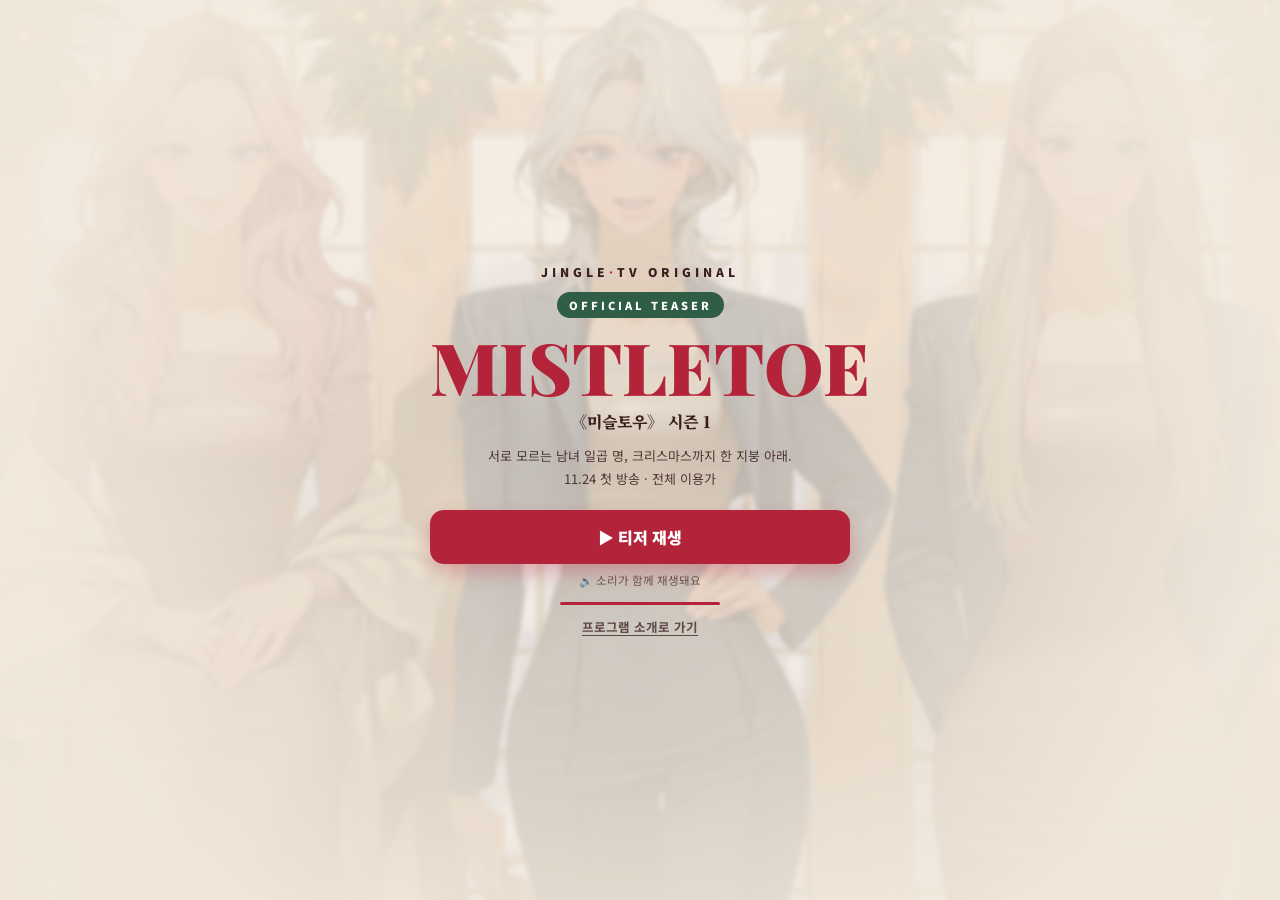
<file: teaser-s1.html>
<!DOCTYPE html>
<html lang="ko">
<head>
<meta charset="utf-8">
<meta name="viewport" content="width=device-width, initial-scale=1, viewport-fit=cover">
<link rel="preconnect" href="https://fonts.googleapis.com">
<link rel="preconnect" href="https://fonts.gstatic.com" crossorigin>
<link href="https://fonts.googleapis.com/css2?family=Noto+Sans+KR:wght@400;700;900&family=Noto+Serif+KR:wght@600;900&family=Playfair+Display:ital,wght@0,700;0,900;1,700&display=swap" rel="stylesheet">
<link rel="stylesheet" href="teaser.css">
<title>미슬토우 공식 티저 · JINGLE TV</title>
<meta name="description" content="JINGLE TV 오리지널 연애 리얼리티 《미슬토우》 시즌 1 공식 티저">
<meta property="og:title" content="《미슬토우》 공식 티저 · JINGLE TV">
<meta property="og:description" content="올겨울, 서로 모르는 남녀 일곱 명이 한 지붕 아래에서. 11.24 첫 방송">
<meta property="og:image" content="assets/s1-group-1.png">
</head>
<body class="s1 bars" data-season="s1">
<div class="bug">JINGLE<b>·</b>TV ORIGINAL</div>
<div class="stage" id="stage"></div>
<div class="grain"></div>
<div class="rate" id="rate"></div>
<div class="prog" id="prog"></div>
<button class="skip" id="skip">건너뛰기 ›</button>
<button class="snd" id="snd">🔊 소리 켜짐</button>
<div class="start" id="start"><div class="sbg" style="background-image:url(assets/s1-group-2.png)"></div>
 <div class="box"><div class="lg">JINGLE<b>·</b>TV ORIGINAL</div><div class="tag">OFFICIAL TEASER</div><h1>MISTLETOE</h1><div class="ko">《미슬토우》 시즌 1</div><p>서로 모르는 남녀 일곱 명, 크리스마스까지 한 지붕 아래.<br>11.24 첫 방송 · 전체 이용가</p>
 <button class="play" id="playBtn" data-label="▶ 티저 재생"><span>불러오는 중…</span></button><span class="hint">🔊 소리가 함께 재생돼요</span><div class="pb"><i id="pbi"></i></div><a class="alt" href="index.html#s1">프로그램 소개로 가기</a></div></div>
<script src="teaser.js"></script>
</body>
</html>
</file>
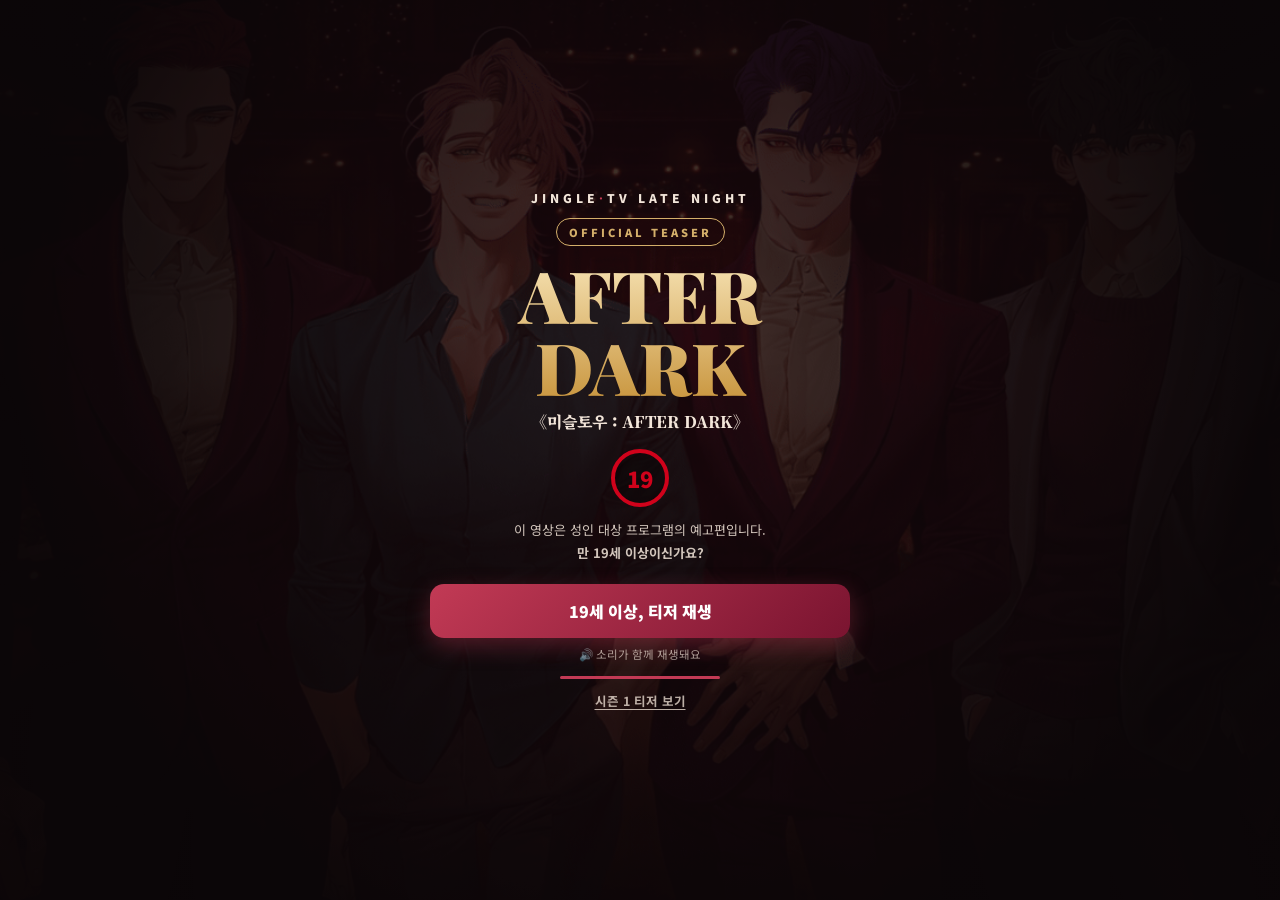
<file: teaser-s2.html>
<!DOCTYPE html>
<html lang="ko">
<head>
<meta charset="utf-8">
<meta name="viewport" content="width=device-width, initial-scale=1, viewport-fit=cover">
<link rel="preconnect" href="https://fonts.googleapis.com">
<link rel="preconnect" href="https://fonts.gstatic.com" crossorigin>
<link href="https://fonts.googleapis.com/css2?family=Noto+Sans+KR:wght@400;700;900&family=Noto+Serif+KR:wght@600;900&family=Playfair+Display:ital,wght@0,700;0,900;1,700&display=swap" rel="stylesheet">
<link rel="stylesheet" href="teaser.css">
<title>미슬토우 : AFTER DARK 공식 티저 · JINGLE TV</title>
<meta name="description" content="JINGLE TV 심야 연애 리얼리티 《미슬토우 : AFTER DARK》 공식 티저 · 19세 이상">
<meta property="og:title" content="《미슬토우 : AFTER DARK》 공식 티저 · JINGLE TV">
<meta property="og:description" content="같은 설산, 다른 밤. 19세 이상 · 11.24 첫 방송">
<meta property="og:image" content="assets/s2-group-1.png">
</head>
<body class="s2 bars" data-season="s2">
<div class="bug">JINGLE<b>·</b>TV LATE NIGHT</div>
<div class="stage" id="stage"></div>
<div class="grain"></div>
<div class="rate" id="rate"></div>
<div class="prog" id="prog"></div>
<button class="skip" id="skip">건너뛰기 ›</button>
<button class="snd" id="snd">🔊 소리 켜짐</button>
<div class="start" id="start"><div class="sbg" style="background-image:url(assets/s2-group-1.png)"></div>
 <div class="box"><div class="lg">JINGLE<b>·</b>TV LATE NIGHT</div><div class="tag">OFFICIAL TEASER</div><h1>AFTER DARK</h1><div class="ko">《미슬토우 : AFTER DARK》</div><div class="g19">19</div><p>이 영상은 성인 대상 프로그램의 예고편입니다.<br><b>만 19세 이상이신가요?</b></p>
 <button class="play" id="playBtn" data-label="19세 이상, 티저 재생"><span>불러오는 중…</span></button><span class="hint">🔊 소리가 함께 재생돼요</span><div class="pb"><i id="pbi"></i></div><a class="alt" href="teaser-s1.html">시즌 1 티저 보기</a></div></div>
<script src="teaser.js"></script>
</body>
</html>
</file>
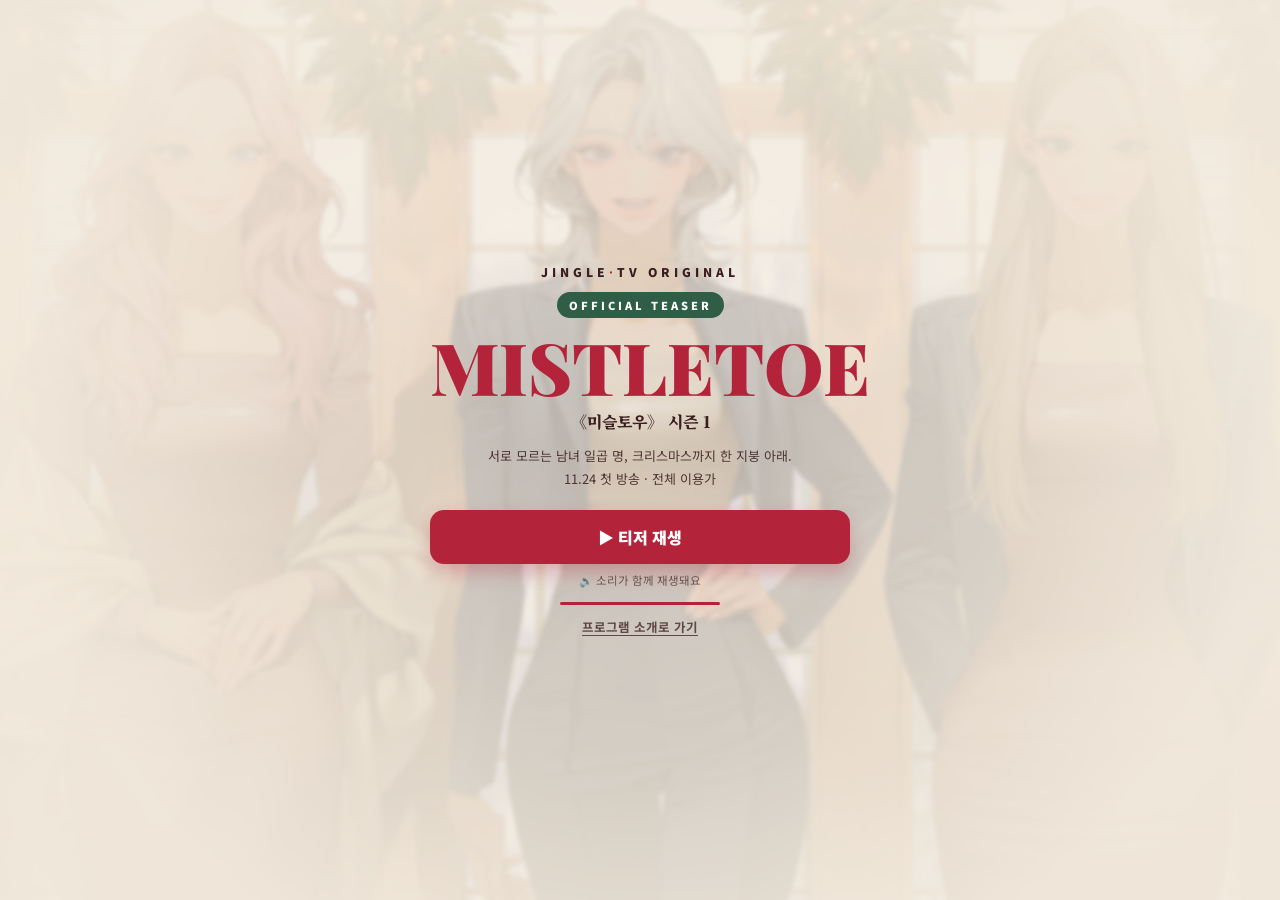
<file: teaser.html>
<!DOCTYPE html>
<html lang="ko"><head><meta charset="utf-8"><meta http-equiv="refresh" content="0; url=teaser-s1.html"><title>미슬토우 티저</title><link rel="canonical" href="teaser-s1.html"></head>
<body style="background:#000"><a href="teaser-s1.html" style="color:#fff">티저로 이동</a></body></html>
</file>
<file: teaser.css>
*{box-sizing:border-box}
html,body{margin:0;height:100%;background:#000;color:#fff;font-family:'Noto Sans KR',system-ui,sans-serif;overflow:hidden;-webkit-tap-highlight-color:transparent}
body.s1{--acc:#b3243a;--acc2:#2f5d46;--soft:#f4ecdf;--sub:#fff6d6;--vc:#b3243a;--vc2:#fff}
body.s2{--acc:#c23a55;--acc2:#d4af6a;--soft:#160b10;--sub:#f6e2b3;--vc:#d4af6a;--vc2:#1a0a10}
.stage{position:fixed;inset:0;overflow:hidden;background:#000}
.scene{position:absolute;inset:0;display:flex;align-items:center;justify-content:center;text-align:center;animation:fin .45s both}
@keyframes fin{from{opacity:0}}
/* backgrounds */
.bg{position:absolute;inset:-6%;background-size:cover;background-position:center 22%}
.bg.kin{animation:kin 6s ease-out both}.bg.kout{animation:kout 6s ease-out both}.bg.pan{animation:pan 6s ease-in-out both}
@keyframes kin{from{transform:scale(1.02)}to{transform:scale(1.16) translate3d(0,1.5%,0)}}
@keyframes kout{from{transform:scale(1.18)}to{transform:scale(1.04)}}
@keyframes pan{from{transform:scale(1.12) translate3d(3%,0,0)}to{transform:scale(1.12) translate3d(-3%,0,0)}}
.dim{position:absolute;inset:0}
.blurbg{position:absolute;inset:-10%;background-size:cover;background-position:center;filter:blur(22px) brightness(.5)}
/* cinematic */
.bars:before,.bars:after{content:"";position:fixed;left:0;right:0;height:5.5vh;background:#000;z-index:20}
.bars:before{top:0}.bars:after{bottom:0}
.grain{position:fixed;inset:0;z-index:19;pointer-events:none;opacity:.09;background-image:repeating-radial-gradient(circle at 17% 32%,#fff 0 1px,transparent 1px 3px);mix-blend-mode:overlay;animation:gr .4s steps(3) infinite}
@keyframes gr{33%{transform:translate(1px,-1px)}66%{transform:translate(-1px,1px)}}
.bug{position:fixed;top:calc(5.5vh + 12px);left:16px;z-index:21;font-weight:900;letter-spacing:3px;font-size:11.5px;opacity:.8}
.bug b{color:var(--acc)}
.rate{position:fixed;top:calc(5.5vh + 9px);right:14px;z-index:21;font-weight:900;font-size:12px}
.rate.all{background:#2f5d46;border-radius:6px;padding:3px 8px}
.rate.r19{width:30px;height:30px;border-radius:50%;background:#d0021b;display:flex;align-items:center;justify-content:center}
.prog{position:fixed;left:0;bottom:5.5vh;height:3px;background:var(--acc);z-index:22;width:0}
.skip{position:fixed;right:14px;bottom:calc(5.5vh + 14px);z-index:23;background:rgba(0,0,0,.45);color:#fff;border:1px solid rgba(255,255,255,.35);border-radius:99px;padding:7px 14px;font-size:12.5px;font-weight:700;cursor:pointer;backdrop-filter:blur(4px);font-family:inherit}
/* REC camera frame */
.rec{position:absolute;inset:calc(5.5vh + 14px) 14px calc(5.5vh + 14px);z-index:8;pointer-events:none;font-family:ui-monospace,Consolas,monospace;font-size:12px;letter-spacing:1px}
.rec i.c{position:absolute;width:22px;height:22px;border-color:rgba(255,255,255,.85);border-style:solid}
.rec i.tl{top:0;left:0;border-width:2px 0 0 2px}.rec i.tr{top:0;right:0;border-width:2px 2px 0 0}.rec i.bl{bottom:0;left:0;border-width:0 0 2px 2px}.rec i.br{bottom:0;right:0;border-width:0 2px 2px 0}
.rec .r{position:absolute;top:30px;left:30px;display:flex;align-items:center;gap:6px}
.rec .r:before{content:"";width:9px;height:9px;border-radius:50%;background:#ff2d48;animation:bl 1s infinite}
.rec .tc{position:absolute;top:30px;right:30px}
.rec .cam{position:absolute;bottom:30px;right:30px;opacity:.8}
@keyframes bl{50%{opacity:.2}}
/* text */
.qt{position:relative;z-index:9;font-family:'Noto Serif KR',serif;font-weight:900;font-size:clamp(20px,5vw,38px);line-height:1.5;padding:0 26px}
.qt .cur{display:inline-block;width:2px;height:1em;background:currentColor;margin-left:4px;vertical-align:-3px;animation:bl .8s infinite}
.qt small{display:block;font-family:'Noto Sans KR',sans-serif;font-size:12px;letter-spacing:4px;opacity:.6;margin-bottom:12px;font-weight:700}
.sub{position:absolute;left:0;right:0;bottom:calc(5.5vh + 64px);z-index:9;padding:0 18px;animation:up .5s .25s both}
.sub span{font-weight:900;font-size:clamp(16px,4vw,24px);color:var(--sub);text-shadow:0 0 3px #000,0 0 3px #000,0 2px 10px rgba(0,0,0,.9);line-height:1.5}
.who{position:absolute;left:30px;top:calc(5.5vh + 80px);z-index:9;text-align:left;animation:slide .5s .1s both}
.who b{display:block;font-size:clamp(18px,4.4vw,26px);font-weight:900;text-shadow:0 2px 10px rgba(0,0,0,.8)}
.who span{font-size:12.5px;opacity:.9;text-shadow:0 1px 6px #000}
@keyframes up{from{opacity:0;transform:translateY(12px)}}
@keyframes slide{from{opacity:0;transform:translateX(-20px)}}
.vcap{position:absolute;z-index:9;left:50%;bottom:calc(5.5vh + 70px);transform:translateX(-50%) rotate(-2deg);max-width:88vw;animation:stamp .45s cubic-bezier(.2,1.4,.4,1) both}
.vcap span{display:inline-block;background:var(--vc);color:var(--vc2);font-weight:900;font-size:clamp(15px,3.8vw,22px);padding:9px 16px;border-radius:10px;box-shadow:0 6px 0 rgba(0,0,0,.35);line-height:1.45}
.vcap em{display:block;font-style:normal;font-size:11px;letter-spacing:2px;opacity:.8;margin-bottom:2px}
@keyframes stamp{from{opacity:0;transform:translateX(-50%) rotate(-2deg) scale(1.5)}}
.vtag{position:absolute;z-index:9;top:calc(5.5vh + 56px);left:50%;transform:translateX(-50%);font-size:12px;font-weight:900;letter-spacing:3px;background:rgba(0,0,0,.55);padding:6px 12px;border-radius:99px;animation:up .5s both}
.big{position:relative;z-index:9;padding:0 20px}
.big div{font-family:'Noto Serif KR',serif;font-weight:900;font-size:clamp(26px,7vw,58px);line-height:1.3;opacity:0;animation:word .6s cubic-bezier(.2,.8,.2,1) forwards}
.big div.sm{font-family:'Noto Sans KR',sans-serif;font-size:clamp(13px,3vw,18px);letter-spacing:4px;font-weight:700;opacity:0}
.big .hl{color:var(--acc)}
@keyframes word{from{opacity:0;transform:translateY(18px);filter:blur(6px)}to{opacity:1;transform:none;filter:none}}
/* grid of cast */
.grid{position:relative;z-index:9;display:grid;grid-template-columns:repeat(4,1fr);gap:6px;width:min(94vw,720px,calc(58vh * 1.06))}
.grid div{aspect-ratio:832/1216;border-radius:8px;overflow:hidden;background:#111;opacity:0;animation:tile .45s cubic-bezier(.2,.8,.2,1) forwards;position:relative}
.grid img{width:100%;height:100%;object-fit:cover;object-position:center 15%;display:block}
.grid div span{position:absolute;left:0;right:0;bottom:0;font-size:11px;font-weight:900;padding:14px 4px 4px;background:linear-gradient(180deg,transparent,rgba(0,0,0,.85))}
.grid .q{display:flex;align-items:center;justify-content:center;font-family:'Playfair Display',serif;font-size:clamp(34px,8vw,64px);font-weight:900;color:var(--acc2);background:radial-gradient(circle,#222,#050505);border:1px dashed rgba(255,255,255,.35)}
@keyframes tile{from{opacity:0;transform:scale(.85)}to{opacity:1;transform:none}}
.gridcap{position:absolute;left:0;right:0;bottom:calc(5.5vh + 26px);z-index:9;font-family:'Noto Serif KR',serif;font-weight:900;font-size:clamp(16px,4vw,24px);opacity:0;animation:upin .6s forwards}
/* montage */
.mont{position:absolute;inset:0}
.mont div{position:absolute;inset:0;opacity:0;animation:mflash var(--md) linear}

.mont div b{position:absolute;inset:0;background-size:cover;background-position:50% 12%}
@keyframes mflash{from{opacity:1;transform:scale(1.02)}to{opacity:1;transform:scale(1.07)}}
.mont div{transform-origin:50% 20%}
.beat{animation:beat .9s ease-in-out infinite}
@keyframes beat{0%,100%{transform:scale(1)}12%{transform:scale(1.04)}24%{transform:scale(1)}36%{transform:scale(1.03)}}
.flash{position:absolute;inset:0;background:#fff;z-index:12;animation:fl .35s both;pointer-events:none}
@keyframes fl{from{opacity:.9}to{opacity:0}}
.glitch{position:absolute;inset:0;z-index:12;pointer-events:none;animation:gl .45s steps(4) both;background:linear-gradient(transparent 0 30%,rgba(194,58,85,.5) 30% 34%,transparent 34% 62%,rgba(212,175,106,.45) 62% 65%,transparent 65%)}
@keyframes gl{0%{transform:translateX(-8px)}50%{transform:translateX(8px)}100%{transform:none;opacity:0}}
/* particles */
.fx{position:absolute;inset:0;pointer-events:none;overflow:hidden;z-index:7}
.fx i{position:absolute;top:-10px;border-radius:50%;animation:fall linear infinite}
@keyframes fall{to{transform:translate3d(40px,110vh,0)}}
.s1 .fx i{background:#fff;box-shadow:0 0 5px rgba(200,220,240,.7)}
.s2 .fx i{background:#f2c46b;box-shadow:0 0 8px #f2c46b}
/* title */
.tt{position:relative;z-index:9;padding:0 18px}
.tt .k{font-size:12px;letter-spacing:5px;font-weight:900;opacity:0;animation:upin .7s .2s forwards}
.tt .t1{font-family:'Playfair Display',serif;font-weight:900;font-size:clamp(48px,14vw,120px);line-height:.95;margin-top:8px;animation:pop 1.3s cubic-bezier(.2,.8,.2,1) both}
@keyframes pop{from{opacity:0;letter-spacing:.25em;filter:blur(10px)}}
.tt .t2{font-family:'Playfair Display',serif;font-style:italic;font-size:clamp(15px,3.4vw,24px);letter-spacing:3px;margin-top:10px;opacity:0;animation:upin .8s .6s forwards}
.tt .t3{font-family:'Noto Serif KR',serif;font-weight:600;font-size:clamp(15px,3.6vw,22px);margin-top:14px;opacity:0;animation:upin .8s .9s forwards}
.s1 .tt .t1{color:#b3243a}.s1 .tt .t2{color:#2f5d46}.s1 .tt .t3,.s1 .tt .k{color:#4a2626}
.s2 .tt .t1{background:linear-gradient(180deg,#f6e2b3,#c9963f);-webkit-background-clip:text;background-clip:text;color:transparent}
.s2 .tt .t2{color:#d4af6a}.s2 .tt .t3{color:#f0dcd2}.s2 .tt .k{color:#f0c9a4}
/* end card */
.end{position:relative;z-index:9;width:min(520px,92vw);padding:26px 22px 20px;border-radius:20px;animation:up .7s both}
.s1 .end{background:rgba(255,251,245,.93);color:#3a1d1d;border:2px solid #b3243a;overflow:hidden}
.s1 .end:before{content:"";position:absolute;left:0;right:0;top:0;height:7px;background:repeating-linear-gradient(45deg,#b3243a 0 10px,#fff 10px 20px)}
.s2 .end{background:rgba(20,9,13,.86);color:#f3e6da;border:1px solid #5a2a38;backdrop-filter:blur(8px)}
.end .lg{font-weight:900;letter-spacing:4px;font-size:12px;opacity:.8}.end .lg b{color:var(--acc)}
.end h1{margin:10px 0 0;font-family:'Playfair Display',serif;font-weight:900;font-size:clamp(36px,9vw,58px);line-height:1}
.s1 .end h1{color:#b3243a}
.s2 .end h1{background:linear-gradient(180deg,#f6e2b3,#c9963f);-webkit-background-clip:text;background-clip:text;color:transparent}
.end .ko{font-family:'Noto Serif KR',serif;font-weight:900;font-size:17px;margin-top:6px}
.end .d{margin:14px 0 4px;font-size:15px;font-weight:900}
.end .st{font-size:13px;font-weight:700;opacity:.85}
.end .st i{display:inline-block;width:7px;height:7px;border-radius:50%;background:#ff2d48;margin-right:6px;animation:bl 1.2s infinite}
.btns{display:grid;gap:8px;margin-top:18px}
.btns a,.btns button{display:block;text-decoration:none;border:0;border-radius:12px;padding:14px 10px;font-weight:900;font-size:15px;cursor:pointer;font-family:inherit;color:#fff}
.s1 .btns .go{background:#b3243a}.s2 .btns .go{background:linear-gradient(135deg,#c23a55,#7a1430)}
.btns .rp{background:none;color:inherit;opacity:.7;text-decoration:underline;text-underline-offset:3px;padding:4px;font-size:13px}
.other{display:block;margin-top:12px;padding-top:12px;border-top:1px solid rgba(128,128,128,.25);font-size:12px;text-decoration:none;color:inherit;opacity:.75}
.other b{display:block;font-size:13px;margin-top:2px}
/* start screen */
.start{position:fixed;inset:0;z-index:40;display:flex;align-items:center;justify-content:center;text-align:center;padding:20px;overflow:hidden;transition:opacity .5s}
.start.hide{opacity:0;pointer-events:none}
.start .sbg{position:absolute;inset:-20px;background-size:cover;background-position:center 20%}
.start .sbg:after{content:"";position:absolute;inset:0}
.s1 .start{background:#f4ecdf}.s1 .start .sbg{opacity:.45;filter:blur(2px)}.s1 .start .sbg:after{background:radial-gradient(circle at 50% 45%,rgba(250,244,234,.3),rgba(244,236,223,.93) 75%)}
.s2 .start{background:#0b0608}.s2 .start .sbg{opacity:.4}.s2 .start .sbg:after{background:radial-gradient(circle at 50% 40%,rgba(90,15,34,.35),rgba(11,6,8,.95) 72%)}
.start .box{position:relative;z-index:2;max-width:420px;width:100%}
.s1 .start .box{color:#3a1d1d}.s2 .start .box{color:#f3e6da}
.start .lg{font-weight:900;letter-spacing:4px;font-size:12px}.start .lg b{color:var(--acc)}
.start .tag{display:inline-block;margin-top:12px;font-size:11px;font-weight:900;letter-spacing:3px;padding:5px 12px;border-radius:99px}
.s1 .start .tag{background:#2f5d46;color:#fff}.s2 .start .tag{border:1px solid #d4af6a;color:#d4af6a}
.start h1{margin:12px 0 0;font-family:'Playfair Display',serif;font-weight:900;font-size:clamp(44px,12vw,72px);line-height:1}
.s1 .start h1{color:#b3243a}
.s2 .start h1{background:linear-gradient(180deg,#f6e2b3,#c9963f);-webkit-background-clip:text;background-clip:text;color:transparent}
.start .ko{font-family:'Noto Serif KR',serif;font-weight:900;margin-top:8px}
.start .g19{width:58px;height:58px;border-radius:50%;border:4px solid #d0021b;color:#d0021b;font-weight:900;font-size:22px;display:flex;align-items:center;justify-content:center;margin:16px auto 0;background:rgba(0,0,0,.3)}
.start p{font-size:13px;line-height:1.7;margin:12px 0 0;opacity:.85}
.start .play{margin:20px auto 0;display:flex;align-items:center;justify-content:center;gap:10px;width:100%;border:0;border-radius:14px;padding:15px;font-weight:900;font-size:16px;cursor:pointer;color:#fff;font-family:inherit}
.s1 .start .play{background:#b3243a;box-shadow:0 8px 18px rgba(179,36,58,.3)}
.s2 .start .play{background:linear-gradient(135deg,#c23a55,#7a1430);box-shadow:0 8px 22px rgba(194,58,85,.35)}
.start .play:disabled{opacity:.6;cursor:wait}
.start .alt{display:inline-block;margin-top:12px;font-size:12.5px;font-weight:700;color:inherit;opacity:.75;text-decoration:underline;text-underline-offset:3px}
.start .pb{width:160px;height:3px;background:rgba(128,128,128,.3);border-radius:3px;overflow:hidden;margin:14px auto 0}.start .pb i{display:block;height:100%;width:0;background:var(--acc);transition:width .2s}
@media (prefers-reduced-motion:reduce){*{animation-duration:.01s!important;animation-iteration-count:1!important}}
.snd{position:fixed;left:14px;bottom:calc(5.5vh + 14px);z-index:23;background:rgba(0,0,0,.45);color:#fff;border:1px solid rgba(255,255,255,.35);border-radius:99px;padding:7px 14px;font-size:12.5px;font-weight:700;cursor:pointer;backdrop-filter:blur(4px);font-family:inherit}
.start .hint{display:block;font-size:11.5px;opacity:.65;margin-top:8px}
/* ── S2 romance tone: warm glow cuts, floating bokeh, rose-gold camera frame ── */
.glow{position:absolute;inset:0;z-index:12;pointer-events:none;background:radial-gradient(circle at 50% 45%,rgba(255,196,160,.55),rgba(194,58,85,.35) 45%,transparent 75%);animation:glow .7s ease-out both}
@keyframes glow{from{opacity:1}to{opacity:0}}
.s2 .fx i{top:auto;bottom:-20px;background:radial-gradient(circle,rgba(255,214,170,.95),rgba(242,170,120,.35) 60%,transparent 70%);box-shadow:none;filter:blur(1px);animation-name:rise}
@keyframes rise{from{transform:translate3d(0,0,0)}to{transform:translate3d(-30px,-115vh,0)}}
.s2 .rec i.c{border-color:rgba(242,196,140,.9)}
.s2 .rec .r:before{background:#ff6b8a}
.s2 .rec{color:#f6e2c8}
.s2 .who b{color:#fff2e6}
.s2 .sub span{color:#ffe1c4}
.s2 .big .hl{color:#ff8fa3;text-shadow:0 0 22px rgba(255,120,150,.45)}
.s2 .vcap span{background:linear-gradient(135deg,#d4af6a,#f0c9a4);color:#3a0d1c}
.s2 .stage:after{content:"";position:fixed;inset:0;pointer-events:none;z-index:6;background:radial-gradient(ellipse at 50% 50%,transparent 55%,rgba(60,8,24,.45))}
@keyframes upin{from{opacity:0;transform:translateY(12px)}to{opacity:1;transform:none}}
/* cast grid: as large as the frame allows; 3 columns on tall phone screens */
.grid{width:min(94vw,calc((89vh - 150px) * 1.368));grid-template-columns:repeat(4,1fr);margin-top:-56px}
.gridcap{bottom:calc(5.5vh + 62px);text-shadow:0 2px 12px rgba(0,0,0,.8)}
@media (max-aspect-ratio:3/4){.grid{width:min(92vw,calc((89vh - 170px) * .684));grid-template-columns:repeat(3,1fr);margin-top:-64px}.grid div:last-child{grid-column:2}}
/* ── framing: fill the screen, keep faces in view ── */
.bgfill{position:absolute;inset:-10%;background-size:cover;background-position:center;filter:blur(24px) brightness(.55) saturate(1.1)}
.bg.face{inset:0;background-position:50% 11%;transform-origin:50% 22%}
.bg.group{inset:0;background-position:50% 8%;transform-origin:50% 25%}
.bg.face.kin,.bg.group.kin{animation:zin2 6s ease-out both}
.bg.face.kout,.bg.group.kout{animation:zout2 6s ease-out both}
.bg.face.pan,.bg.group.pan{animation:zin2 6s ease-out both}
@keyframes zin2{from{transform:scale(1)}to{transform:scale(1.06)}}
@keyframes zout2{from{transform:scale(1.06)}to{transform:scale(1)}}
/* tall phone screens: a group shot would lose the people at both ends, so show it whole over a blurred fill */
@media (max-aspect-ratio:1/1){.bg.group{inset:5.5vh 0;background-size:contain;background-repeat:no-repeat;background-position:center}}
</file>
